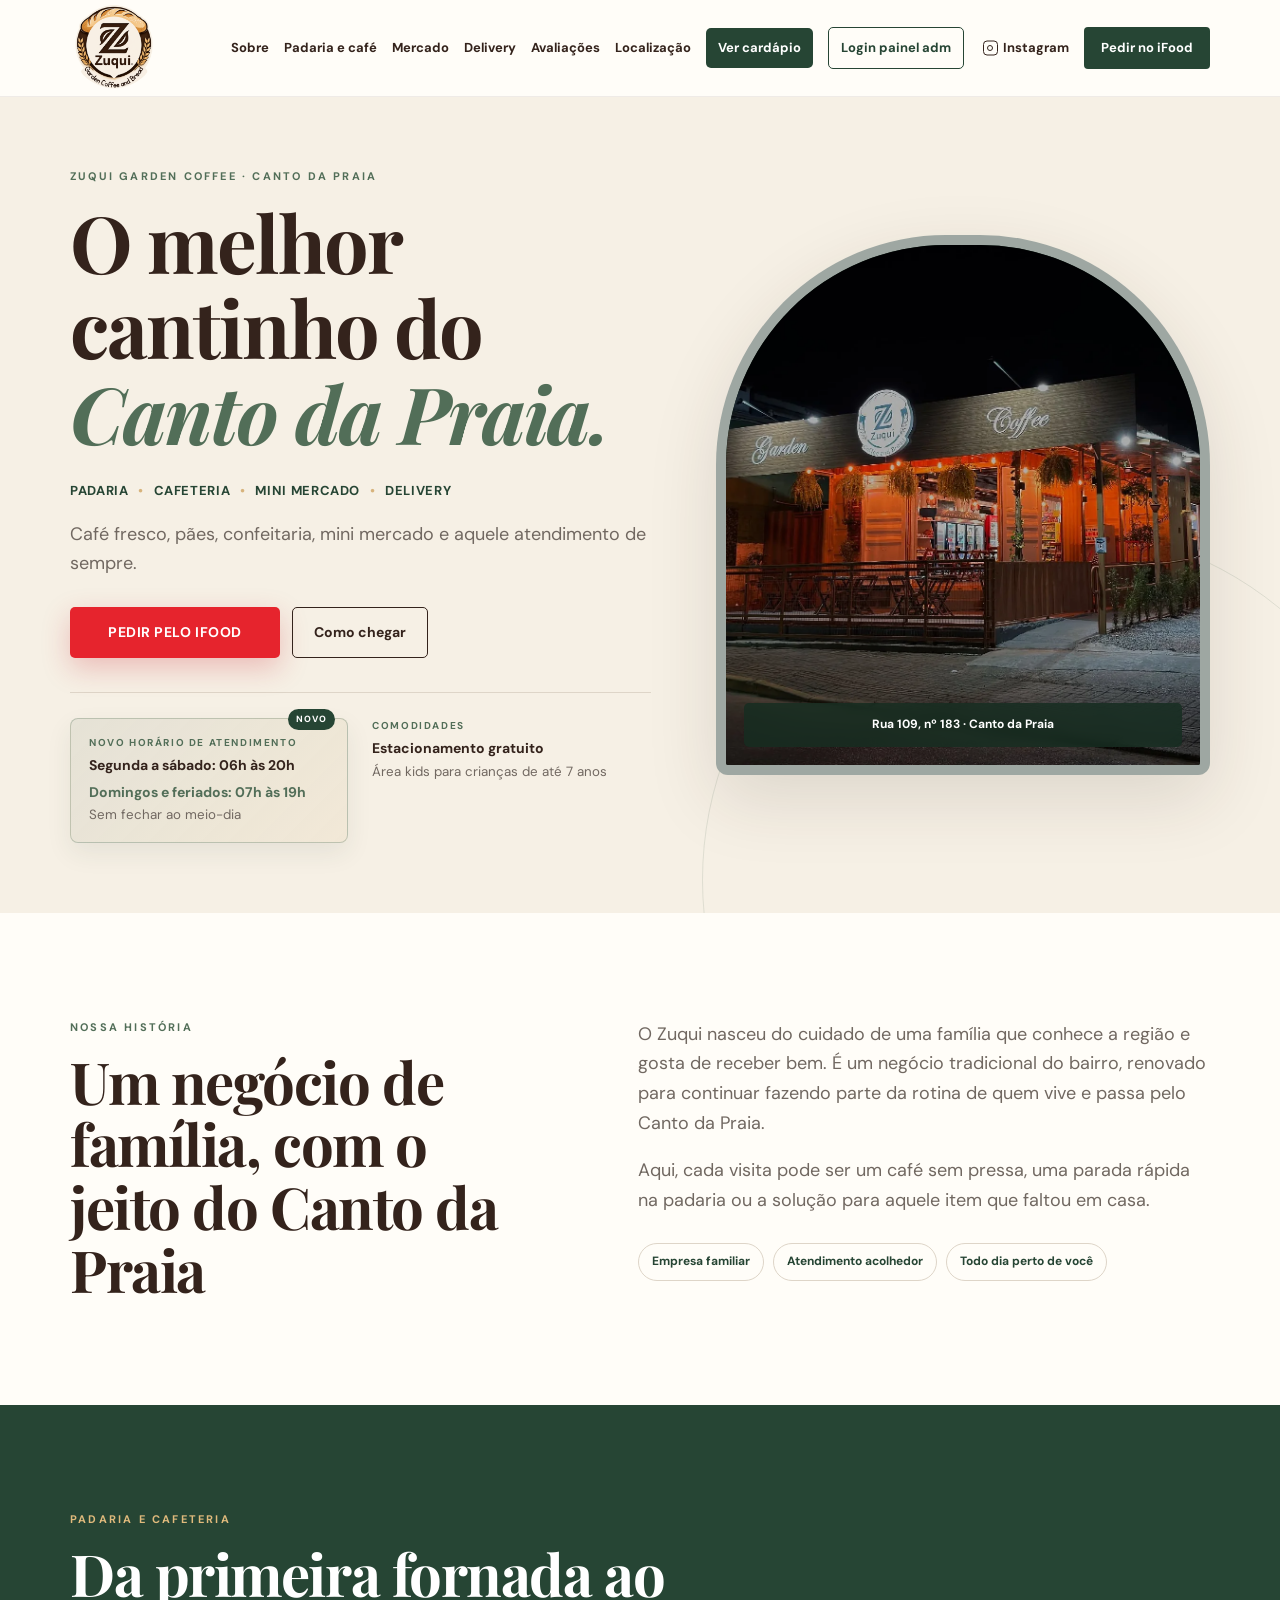
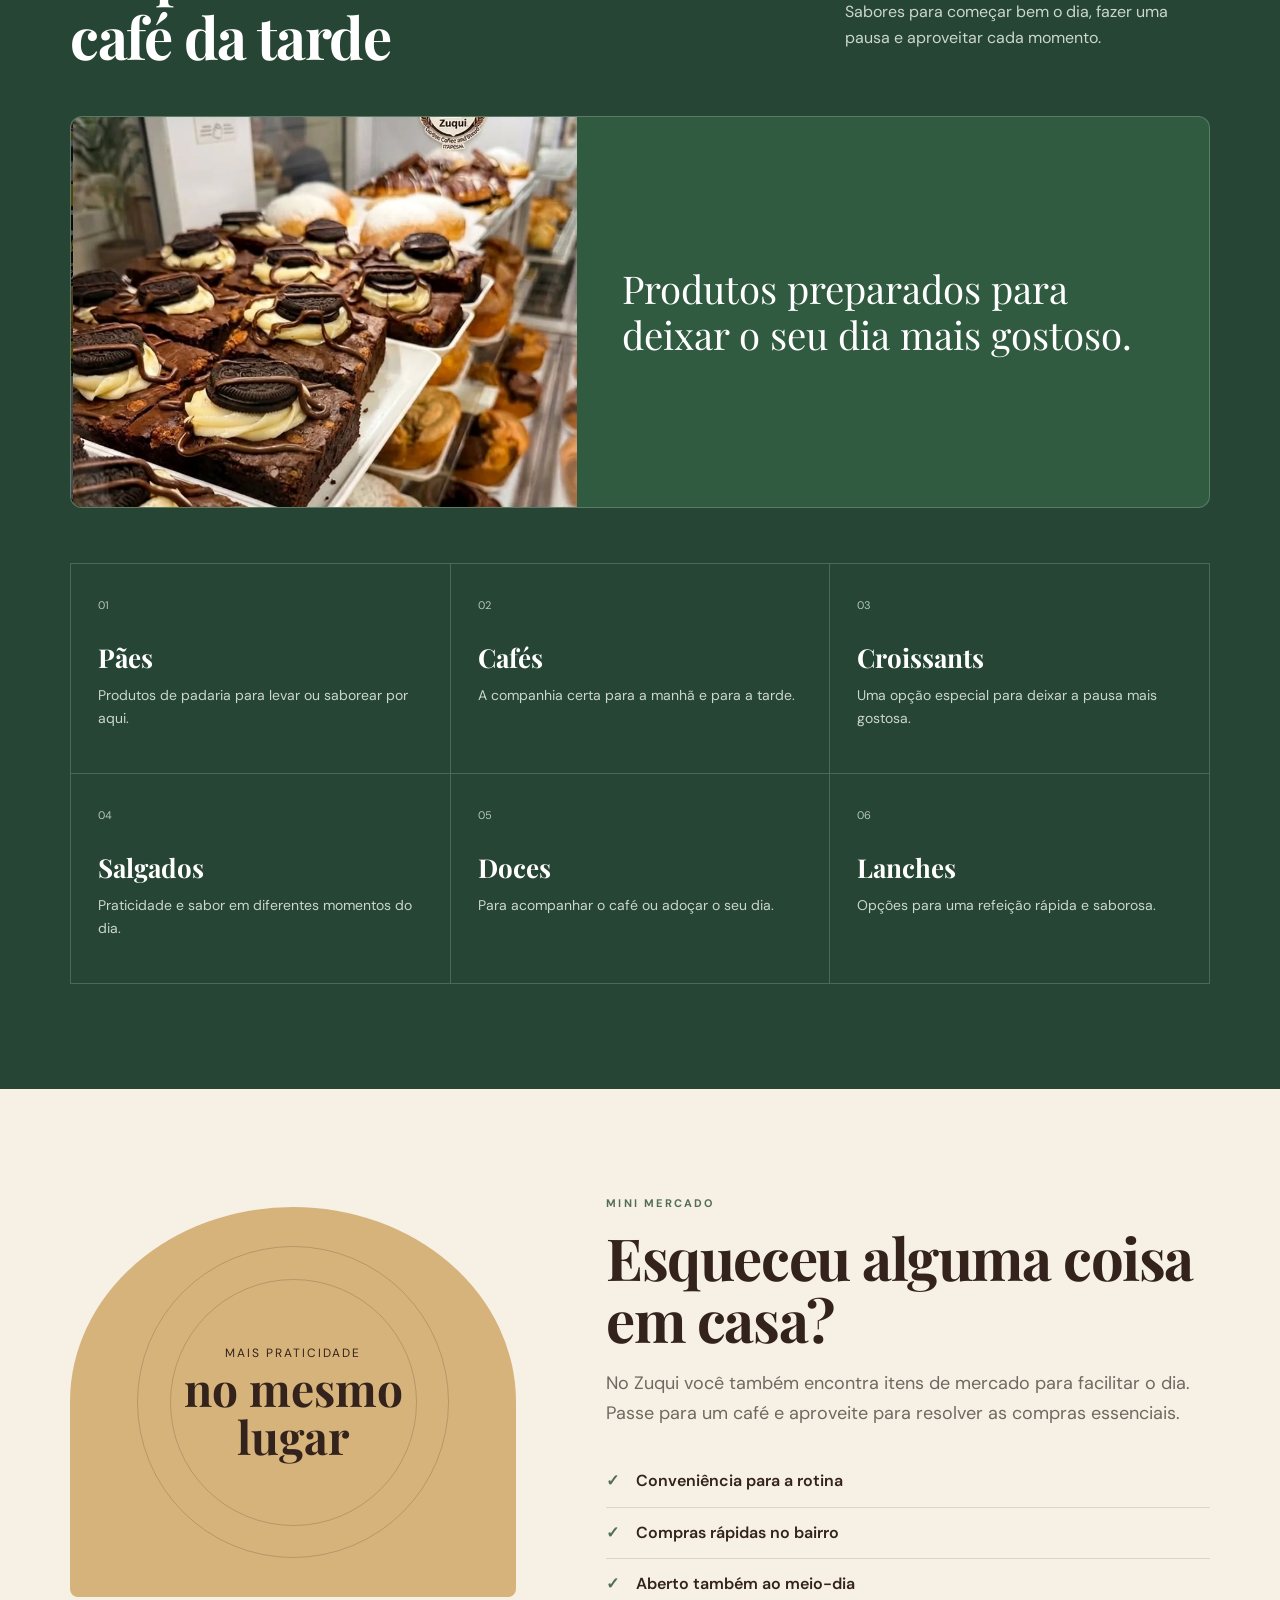
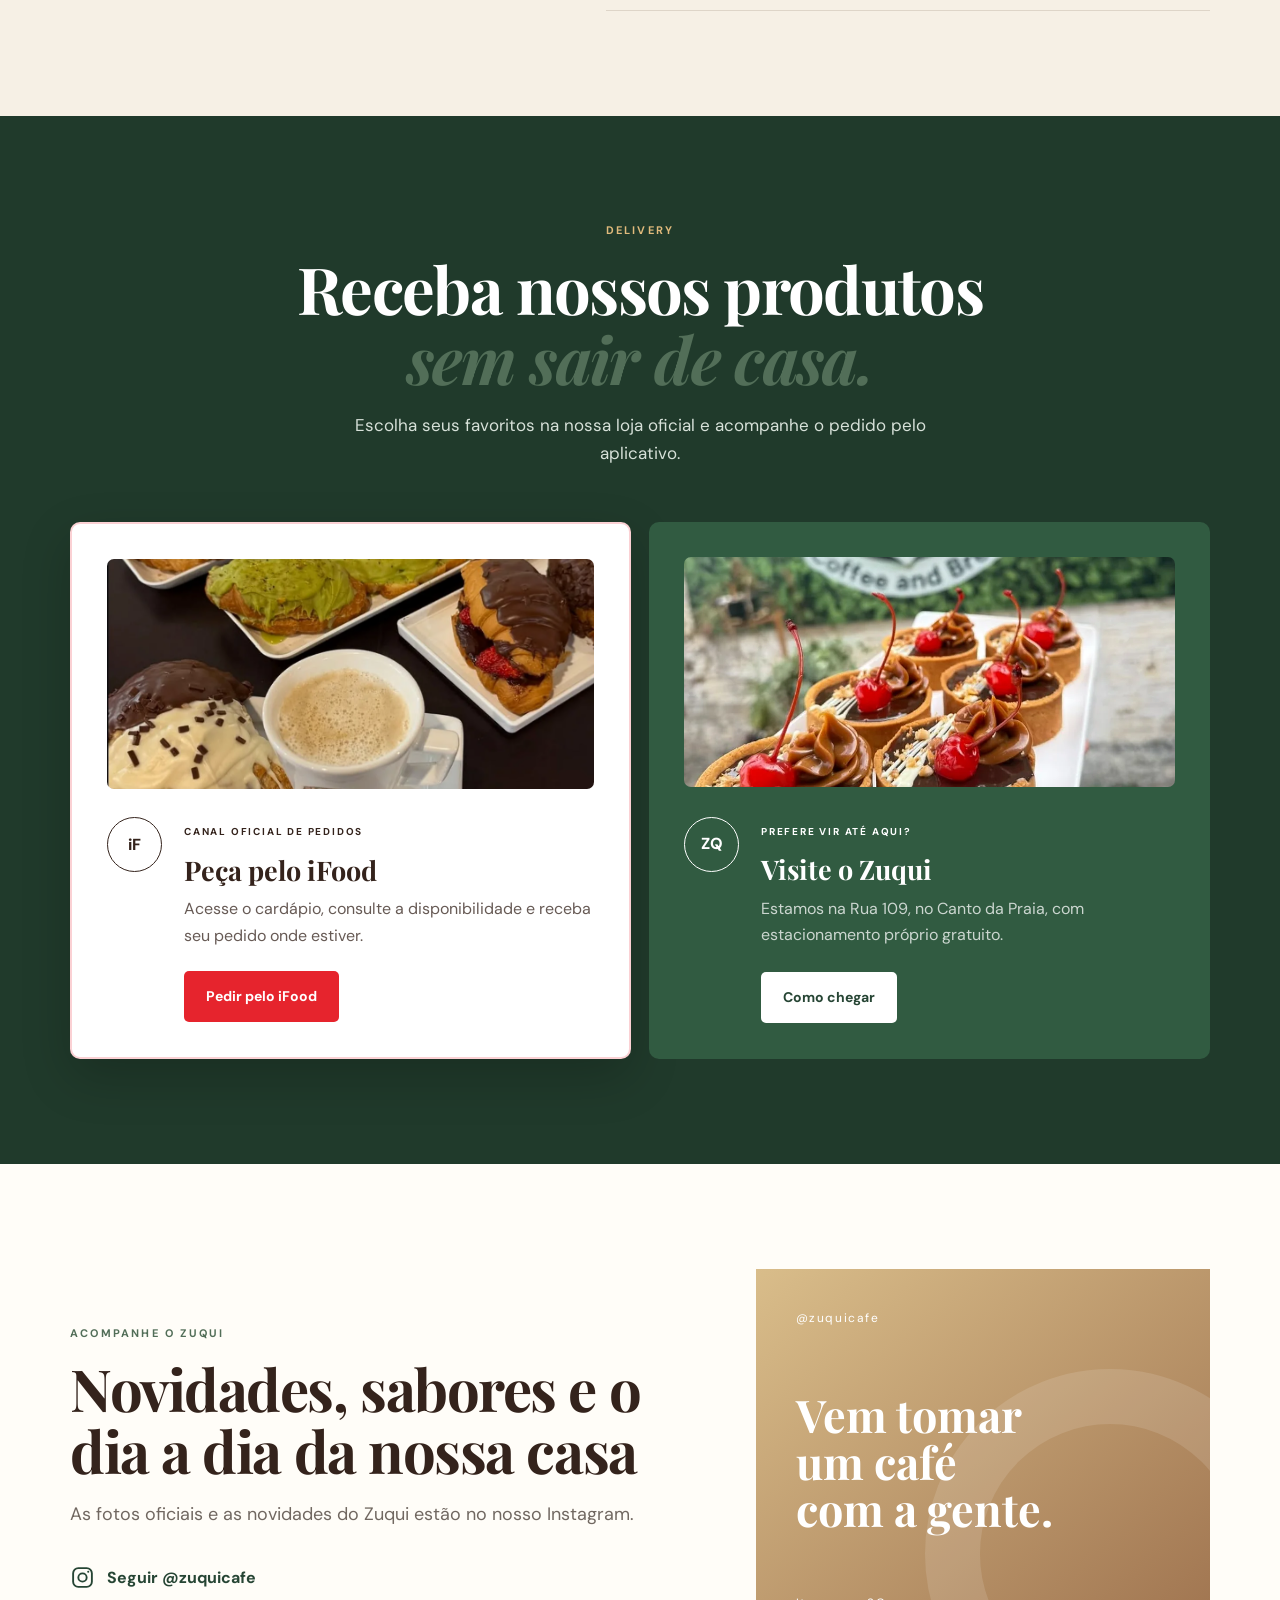
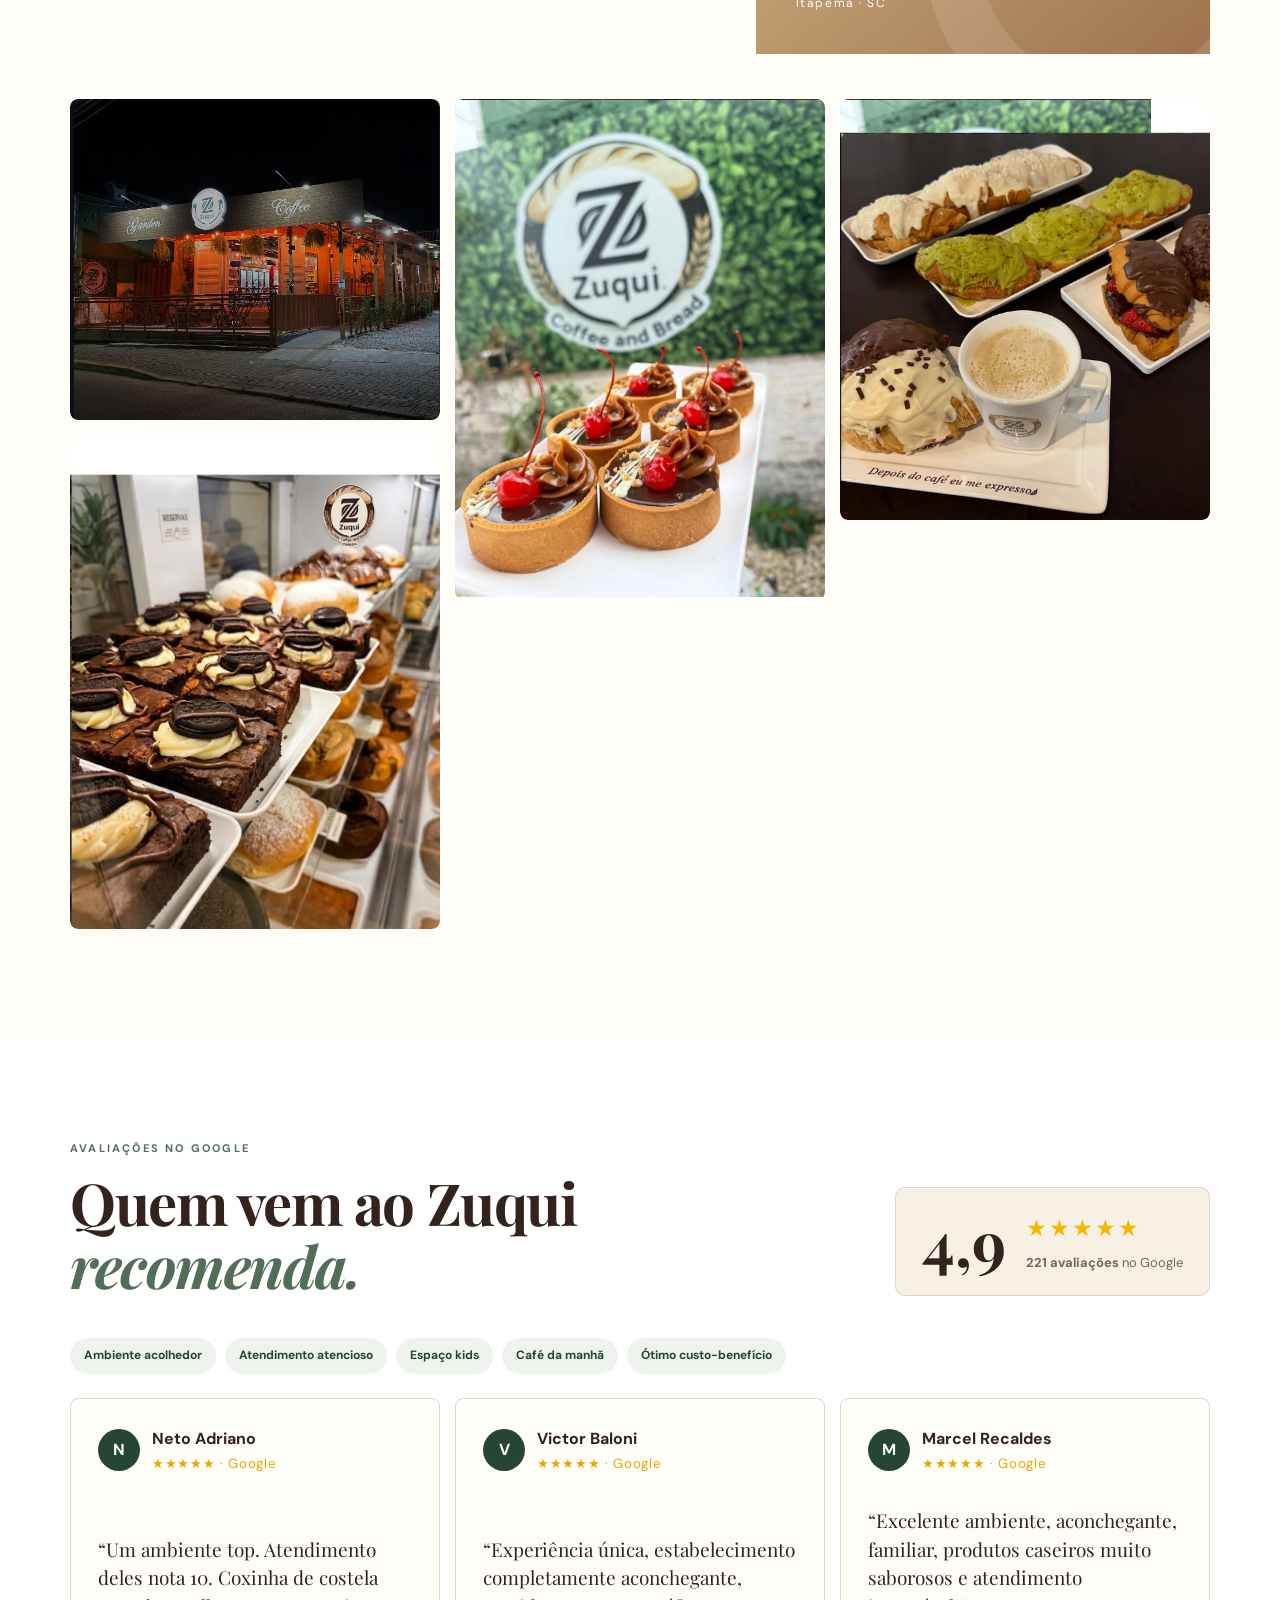
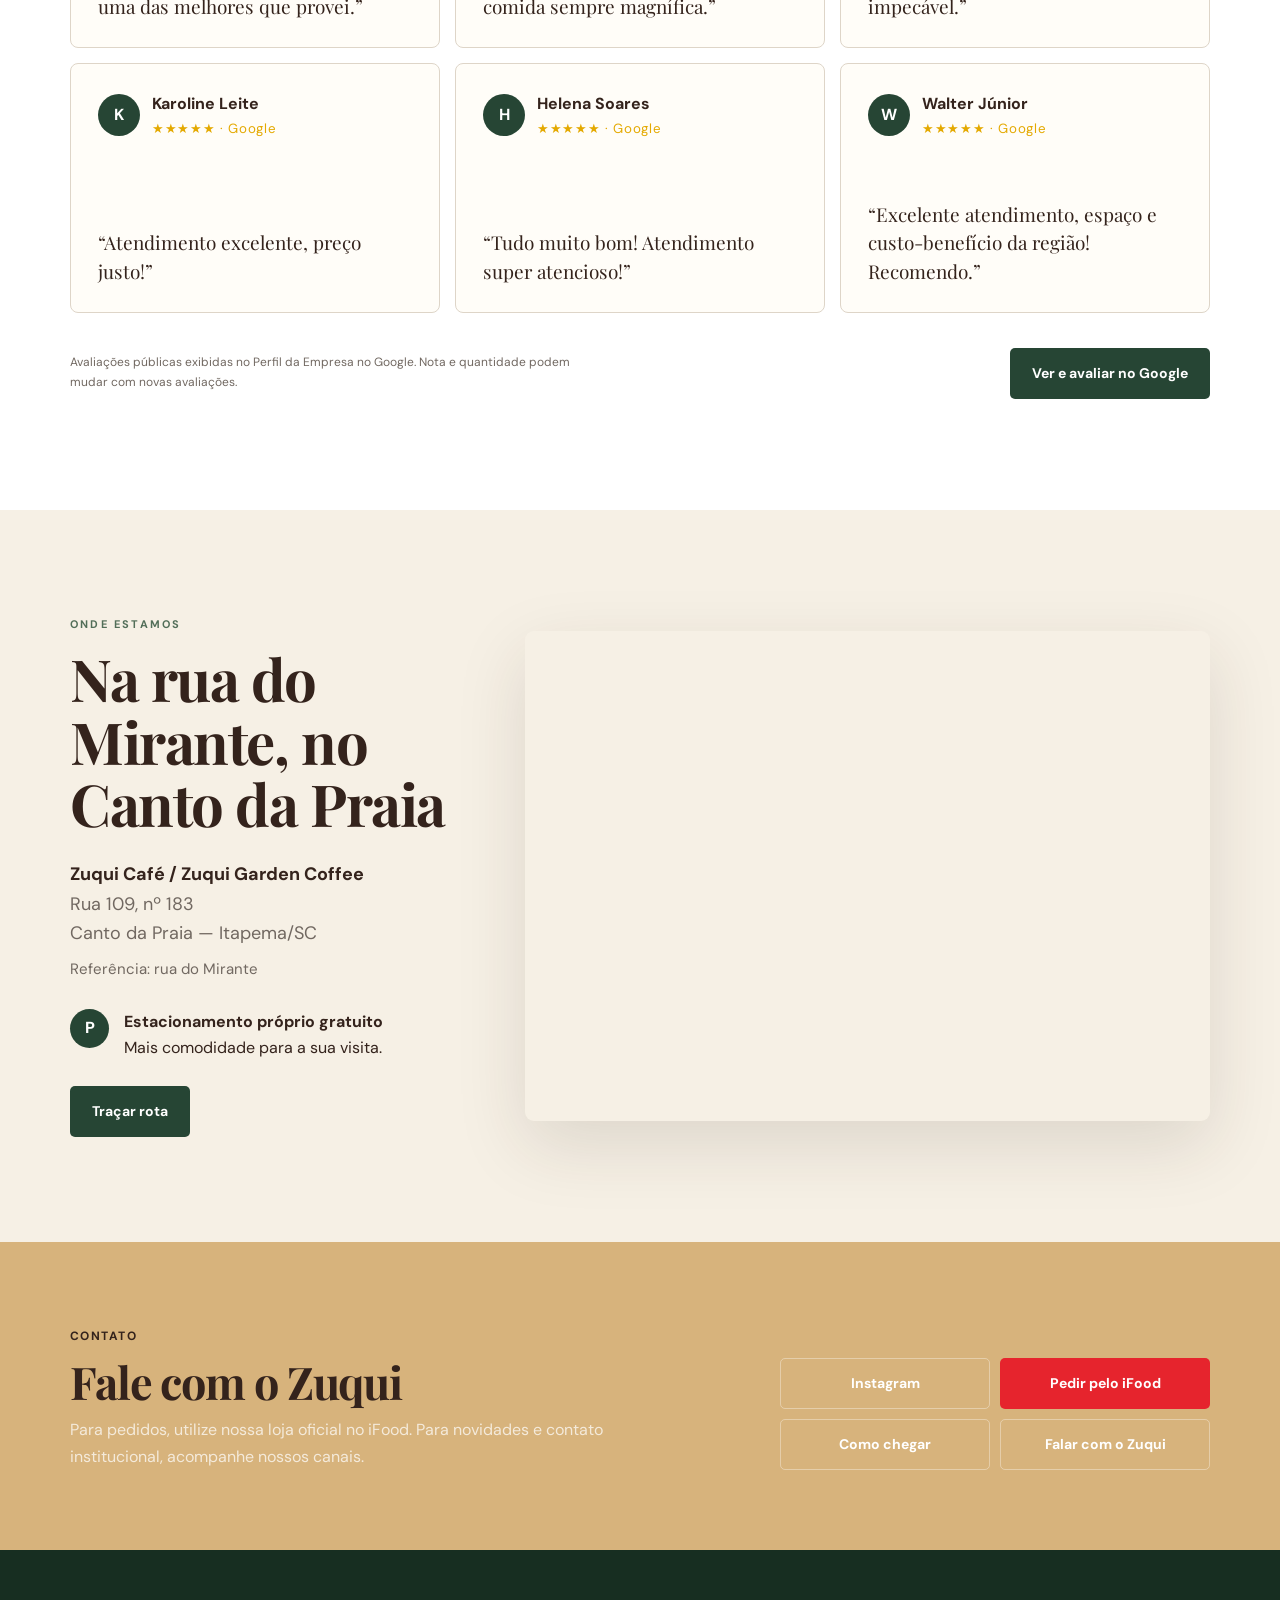
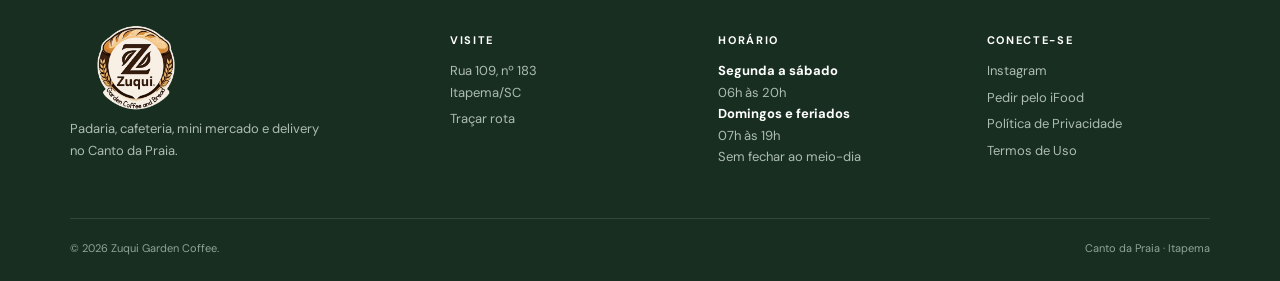
<file: index.html>
<!doctype html>
<html lang="pt-BR">
<head>
  <meta charset="utf-8">
  <meta name="viewport" content="width=device-width, initial-scale=1">
  <title>Zuqui Café | Padaria e Cafeteria no Canto da Praia, Itapema</title>
  <meta name="description" content="Conheça o Zuqui Café no Canto da Praia, em Itapema: padaria, cafeteria, confeitaria, mini mercado e delivery pelo iFood. Segunda a sábado, das 6h às 20h; domingos e feriados, das 7h às 19h.">
  <link rel="canonical" href="https://zuquicafe.com.br">
  <link rel="icon" href="assets/favicon-64.png" type="image/png" sizes="64x64">
  <link rel="apple-touch-icon" href="assets/apple-touch-icon.png">
  <link rel="stylesheet" href="styles.css">
  <meta name="theme-color" content="#264534">
  <meta property="og:type" content="business.business">
  <meta property="og:locale" content="pt_BR">
  <meta property="og:site_name" content="Zuqui Café">
  <meta property="og:title" content="Zuqui Café | O melhor cantinho do Canto da Praia">
  <meta property="og:description" content="Café fresco, pães, confeitaria, mini mercado e delivery pelo iFood em Itapema. Segunda a sábado, das 6h às 20h; domingos e feriados, das 7h às 19h.">
  <meta property="og:url" content="https://zuquicafe.com.br">
  <meta property="og:image" content="https://zuquicafe.com.br/assets/photos/frente.webp">
  <meta property="og:image:width" content="1264">
  <meta property="og:image:height" content="1095">
  <meta property="og:image:alt" content="Fachada do Zuqui Garden Coffee no Canto da Praia, em Itapema">
  <script type="application/ld+json">
  {"@context":"https://schema.org","@type":["CafeOrCoffeeShop","Bakery","LocalBusiness"],"name":"Zuqui Garden Coffee","alternateName":"Zuqui Café","url":"https://zuquicafe.com.br","telephone":"+55-47-98857-3125","image":["https://zuquicafe.com.br/assets/photos/frente.webp","https://zuquicafe.com.br/assets/photos/vitrine.webp","https://zuquicafe.com.br/assets/photos/doce.webp"],"sameAs":["https://www.instagram.com/zuquicafe/"],"address":{"@type":"PostalAddress","streetAddress":"Rua 109, nº 183","addressLocality":"Itapema","addressRegion":"SC","postalCode":"88220-000","addressCountry":"BR"},"openingHoursSpecification":[{"@type":"OpeningHoursSpecification","dayOfWeek":["Monday","Tuesday","Wednesday","Thursday","Friday","Saturday"],"opens":"06:00","closes":"20:00"},{"@type":"OpeningHoursSpecification","dayOfWeek":"Sunday","opens":"07:00","closes":"19:00"}],"aggregateRating":{"@type":"AggregateRating","ratingValue":"4.9","reviewCount":"221","bestRating":"5"},"hasMap":"https://www.google.com/maps/search/?api=1&query=Rua+109+183+Canto+da+Praia+Itapema+SC","amenityFeature":[{"@type":"LocationFeatureSpecification","name":"Estacionamento próprio gratuito","value":true},{"@type":"LocationFeatureSpecification","name":"Área kids para crianças de até 7 anos","value":true}]}
  </script>
</head>
<body>
  <a class="skip" href="#conteudo">Pular para o conteúdo</a>
  <header class="site-header">
    <div class="container nav-wrap">
      <a class="wordmark logo-link" href="#inicio" aria-label="Zuqui Café — início"><img class="official-logo" src="assets/logo-transparente.png" width="1254" height="1254" alt="Zuqui Garden Coffee and Bread"></a>
      <button class="menu-button" aria-expanded="false" aria-controls="main-nav" aria-label="Abrir menu"><span></span><span></span><span></span></button>
      <nav id="main-nav" aria-label="Navegação principal">
        <a href="#sobre">Sobre</a><a href="#padaria">Padaria e café</a><a href="#mercado">Mercado</a><a href="#delivery">Delivery</a><a href="#avaliacoes">Avaliações</a><a href="#localizacao">Localização</a><a class="nav-service nav-table" href="/menu/">Ver cardápio</a><a class="nav-service nav-admin" href="/cardapioAdm/">Login painel adm</a><a class="nav-instagram" data-instagram href="#" aria-label="Instagram do Zuqui Café">Instagram</a><a class="nav-contact" data-ifood href="#">Pedir no iFood</a>
      </nav>
    </div>
  </header>

  <main id="conteudo">
    <section class="hero" id="inicio">
      <div class="container hero-grid">
        <div class="hero-copy reveal">
          <p class="eyebrow">Zuqui Garden Coffee · Canto da Praia</p>
          <h1>O melhor cantinho do <em>Canto da Praia.</em></h1>
          <p class="category-line">Padaria <i>•</i> Cafeteria <i>•</i> Mini Mercado <i>•</i> Delivery</p>
          <p class="lead">Café fresco, pães, confeitaria, mini mercado e aquele atendimento de sempre.</p>
          <div class="actions"><a class="button ifood-button hero-ifood" data-ifood href="#">Pedir pelo iFood</a><a class="button secondary" href="#localizacao">Como chegar</a></div>
          <div class="hero-facts"><div class="hours-highlight"><span>Novo horário de atendimento</span><strong>Segunda a sábado: 06h às 20h</strong><strong>Domingos e feriados: 07h às 19h</strong><small>Sem fechar ao meio-dia</small></div><div><span>Comodidades</span><strong>Estacionamento gratuito</strong><small>Área kids para crianças de até 7 anos</small></div></div>
        </div>
        <figure class="hero-visual hero-photo reveal"><img src="assets/photos/frente.webp" width="1264" height="1095" fetchpriority="high" decoding="async" alt="Fachada iluminada do Zuqui Garden Coffee no Canto da Praia"><figcaption>Rua 109, nº 183 · Canto da Praia</figcaption></figure>
      </div>
    </section>

    <section class="section story" id="sobre"><div class="container story-grid"><div><p class="eyebrow">Nossa história</p><h2>Um negócio de família, com o jeito do Canto da Praia</h2></div><div class="story-copy"><p>O Zuqui nasceu do cuidado de uma família que conhece a região e gosta de receber bem. É um negócio tradicional do bairro, renovado para continuar fazendo parte da rotina de quem vive e passa pelo Canto da Praia.</p><p>Aqui, cada visita pode ser um café sem pressa, uma parada rápida na padaria ou a solução para aquele item que faltou em casa.</p><div class="feature-tags"><span>Empresa familiar</span><span>Atendimento acolhedor</span><span>Todo dia perto de você</span></div></div></div></section>

    <section class="section bakery" id="padaria"><div class="container"><div class="section-heading"><div><p class="eyebrow">Padaria e cafeteria</p><h2>Da primeira fornada ao café da tarde</h2></div><p>Sabores para começar bem o dia, fazer uma pausa e aproveitar cada momento.</p></div><figure class="bakery-showcase"><img src="assets/photos/vitrine.webp" width="939" height="1255" loading="lazy" decoding="async" alt="Vitrine real do Zuqui com brownies, sonhos e produtos de padaria"><figcaption>Produtos preparados para deixar o seu dia mais gostoso.</figcaption></figure><div class="product-list"><article><span>01</span><h3>Pães</h3><p>Produtos de padaria para levar ou saborear por aqui.</p></article><article><span>02</span><h3>Cafés</h3><p>A companhia certa para a manhã e para a tarde.</p></article><article><span>03</span><h3>Croissants</h3><p>Uma opção especial para deixar a pausa mais gostosa.</p></article><article><span>04</span><h3>Salgados</h3><p>Praticidade e sabor em diferentes momentos do dia.</p></article><article><span>05</span><h3>Doces</h3><p>Para acompanhar o café ou adoçar o seu dia.</p></article><article><span>06</span><h3>Lanches</h3><p>Opções para uma refeição rápida e saborosa.</p></article></div></div></section>

    <section class="section market" id="mercado"><div class="container market-grid"><div class="market-mark" aria-hidden="true"><span>Mais praticidade</span><strong>no mesmo lugar</strong></div><div><p class="eyebrow">Mini mercado</p><h2>Esqueceu alguma coisa em casa?</h2><p class="lead">No Zuqui você também encontra itens de mercado para facilitar o dia. Passe para um café e aproveite para resolver as compras essenciais.</p><ul class="checks"><li>Conveniência para a rotina</li><li>Compras rápidas no bairro</li><li>Aberto também ao meio-dia</li></ul></div></div></section>

    <section class="section delivery" id="delivery"><div class="container"><div class="delivery-heading"><p class="eyebrow">Delivery</p><h2>Receba nossos produtos<br><em>sem sair de casa.</em></h2><p>Escolha seus favoritos na nossa loja oficial e acompanhe o pedido pelo aplicativo.</p></div><div class="delivery-options"><article class="ifood-card delivery-main-card"><img class="delivery-photo" src="assets/photos/doce2.webp" width="1103" height="1255" loading="lazy" decoding="async" alt="Café e croissants preparados no Zuqui"><div class="service-icon" aria-hidden="true">iF</div><div><span>Canal oficial de pedidos</span><h3>Peça pelo iFood</h3><p>Acesse o cardápio, consulte a disponibilidade e receba seu pedido onde estiver.</p></div><a class="button ifood-button" data-ifood href="#">Pedir pelo iFood</a></article><article class="visit-card"><img class="delivery-photo" src="assets/photos/doce.webp" width="927" height="1255" loading="lazy" decoding="async" alt="Tortinhas de chocolate produzidas pelo Zuqui"><div class="service-icon" aria-hidden="true">ZQ</div><div><span>Prefere vir até aqui?</span><h3>Visite o Zuqui</h3><p>Estamos na Rua 109, no Canto da Praia, com estacionamento próprio gratuito.</p></div><a class="button light" href="#localizacao">Como chegar</a></article></div></div></section>

    <section class="section social-gallery" id="galeria"><div class="container social-grid"><div><p class="eyebrow">Acompanhe o Zuqui</p><h2>Novidades, sabores e o dia a dia da nossa casa</h2><p>As fotos oficiais e as novidades do Zuqui estão no nosso Instagram.</p><a class="instagram-link" data-instagram href="#"><svg viewBox="0 0 24 24" aria-hidden="true"><rect x="3" y="3" width="18" height="18" rx="5"></rect><circle cx="12" cy="12" r="4"></circle><circle cx="17.5" cy="6.5" r="1" class="fill"></circle></svg><span>Seguir @zuquicafe</span></a></div><div class="social-card" aria-hidden="true"><span>@zuquicafe</span><strong>Vem tomar<br>um café<br>com a gente.</strong><i>Itapema · SC</i></div></div><div id="official-gallery" class="container gallery-grid" hidden aria-label="Galeria de fotos oficiais"></div></section>

    <section class="section reviews" id="avaliacoes"><div class="container"><div class="reviews-head"><div><p class="eyebrow">Avaliações no Google</p><h2>Quem vem ao Zuqui<br><em>recomenda.</em></h2></div><div class="rating-summary" aria-label="Nota 4,9 de 5 em 221 avaliações"><strong>4,9</strong><div><span class="stars" aria-hidden="true">★★★★★</span><p><b>221 avaliações</b> no Google</p></div></div></div><div class="review-highlights"><span>Ambiente acolhedor</span><span>Atendimento atencioso</span><span>Espaço kids</span><span>Café da manhã</span><span>Ótimo custo-benefício</span></div><div class="review-grid"><article><div class="review-top"><span class="avatar">N</span><div><strong>Neto Adriano</strong><small>★★★★★ · Google</small></div></div><blockquote>“Um ambiente top. Atendimento deles nota 10. Coxinha de costela uma das melhores que provei.”</blockquote></article><article><div class="review-top"><span class="avatar">V</span><div><strong>Victor Baloni</strong><small>★★★★★ · Google</small></div></div><blockquote>“Experiência única, estabelecimento completamente aconchegante, comida sempre magnífica.”</blockquote></article><article><div class="review-top"><span class="avatar">M</span><div><strong>Marcel Recaldes</strong><small>★★★★★ · Google</small></div></div><blockquote>“Excelente ambiente, aconchegante, familiar, produtos caseiros muito saborosos e atendimento impecável.”</blockquote></article><article><div class="review-top"><span class="avatar">K</span><div><strong>Karoline Leite</strong><small>★★★★★ · Google</small></div></div><blockquote>“Atendimento excelente, preço justo!”</blockquote></article><article><div class="review-top"><span class="avatar">H</span><div><strong>Helena Soares</strong><small>★★★★★ · Google</small></div></div><blockquote>“Tudo muito bom! Atendimento super atencioso!”</blockquote></article><article><div class="review-top"><span class="avatar">W</span><div><strong>Walter Júnior</strong><small>★★★★★ · Google</small></div></div><blockquote>“Excelente atendimento, espaço e custo-benefício da região! Recomendo.”</blockquote></article></div><div class="reviews-footer"><p>Avaliações públicas exibidas no Perfil da Empresa no Google. Nota e quantidade podem mudar com novas avaliações.</p><a class="button primary" href="https://g.page/r/CbAk4DJRkqEvEBM/review" target="_blank" rel="noopener noreferrer">Ver e avaliar no Google</a></div></div></section>

    <section class="section location" id="localizacao"><div class="container location-grid"><div class="location-copy"><p class="eyebrow">Onde estamos</p><h2>Na rua do Mirante, no Canto da Praia</h2><address><strong>Zuqui Café / Zuqui Garden Coffee</strong><br>Rua 109, nº 183<br>Canto da Praia — Itapema/SC<br><small>Referência: rua do Mirante</small></address><div class="parking"><span>P</span><p><strong>Estacionamento próprio gratuito</strong><br>Mais comodidade para a sua visita.</p></div><a class="button primary" href="https://www.google.com/maps/dir/?api=1&destination=Rua+109+183+Canto+da+Praia+Itapema+SC" target="_blank" rel="noopener noreferrer">Traçar rota</a></div><div class="map"><iframe title="Localização do Zuqui Café em Itapema" loading="lazy" referrerpolicy="no-referrer-when-downgrade" src="https://www.google.com/maps?q=Rua%20109%2C%20183%2C%20Canto%20da%20Praia%2C%20Itapema%20SC&output=embed"></iframe></div></div></section>

    <section class="contact-band" id="contato"><div class="container"><div><span>Contato</span><h2>Fale com o Zuqui</h2><p>Para pedidos, utilize nossa loja oficial no iFood. Para novidades e contato institucional, acompanhe nossos canais.</p></div><div class="contact-actions"><a class="button contact-instagram" data-instagram href="#">Instagram</a><a class="button ifood-button" data-ifood href="#">Pedir pelo iFood</a><a class="button contact-route" href="https://www.google.com/maps/dir/?api=1&destination=Rua+109+183+Canto+da+Praia+Itapema+SC" target="_blank" rel="noopener noreferrer">Como chegar</a><a class="button contact-whatsapp" data-whatsapp href="#">Falar com o Zuqui</a></div></div></section>
  </main>

  <footer><div class="container footer-grid"><div><a class="wordmark footer-brand logo-link" href="#inicio"><img class="official-logo" src="assets/logo-transparente.png" width="1254" height="1254" loading="lazy" alt="Zuqui Garden Coffee and Bread"></a><p>Padaria, cafeteria, mini mercado e delivery no Canto da Praia.</p></div><div><h3>Visite</h3><p>Rua 109, nº 183<br>Itapema/SC</p><a href="https://www.google.com/maps/dir/?api=1&destination=Rua+109+183+Canto+da+Praia+Itapema+SC" target="_blank" rel="noopener noreferrer">Traçar rota</a></div><div class="footer-hours"><h3>Horário</h3><p><strong>Segunda a sábado</strong><br>06h às 20h<br><strong>Domingos e feriados</strong><br>07h às 19h<br>Sem fechar ao meio-dia</p></div><div><h3>Conecte-se</h3><a data-instagram href="#">Instagram</a><a data-ifood href="#">Pedir pelo iFood</a><a href="politica-de-privacidade.html">Política de Privacidade</a><a href="termos-de-uso.html">Termos de Uso</a></div></div><div class="container copyright"><span>© <span id="year"></span> Zuqui Garden Coffee.</span><span>Canto da Praia · Itapema</span></div></footer>
  <a class="ifood-mobile-float" data-ifood href="#" aria-label="Pedir pelo iFood">Pedir pelo iFood</a>
  <script src="script.js" defer></script>
</body>
</html>
</file>
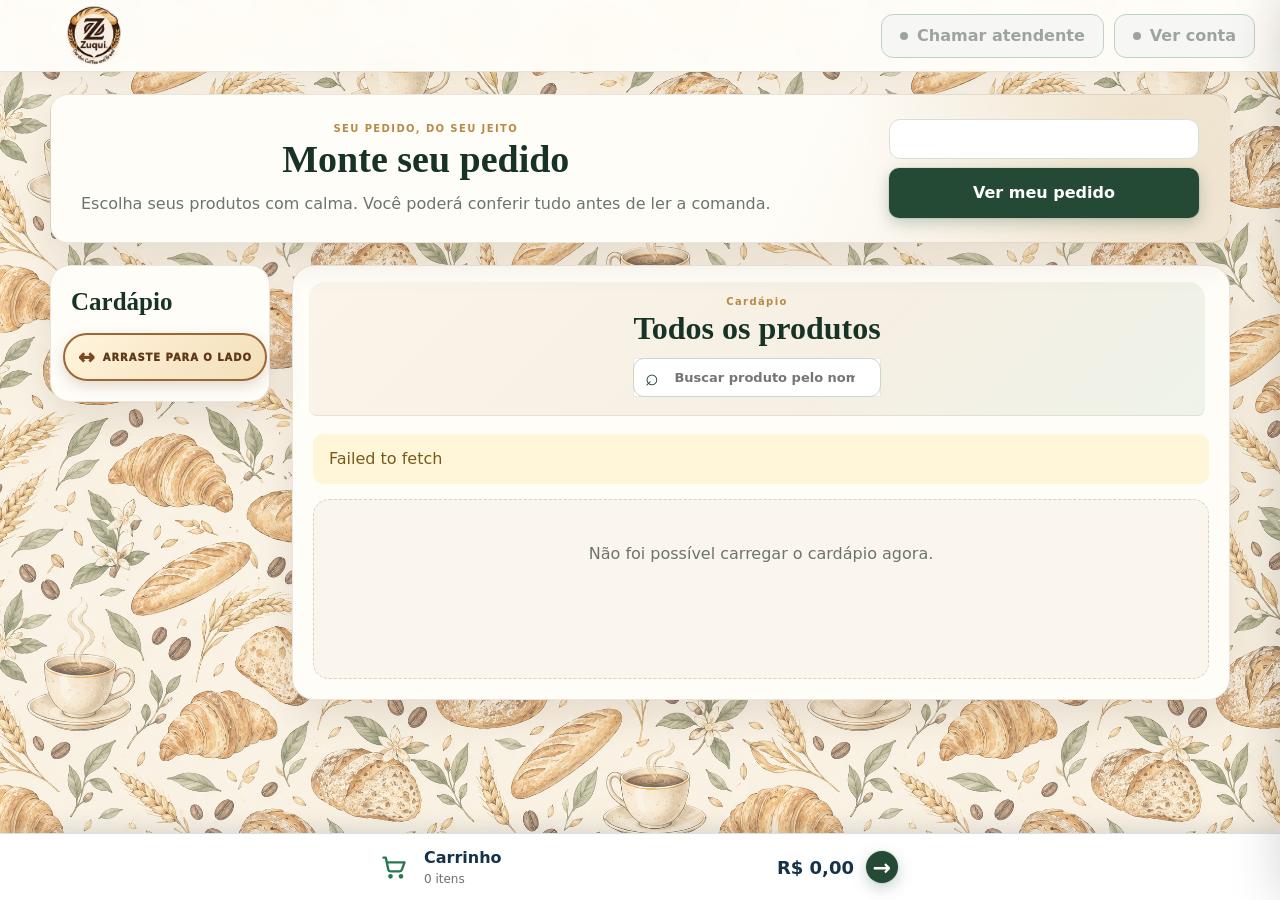
<file: cardapio/index.html>
<!doctype html>
<html lang="pt-BR">
  <head>
    <meta charset="utf-8" />
    <meta name="viewport" content="width=device-width,initial-scale=1" />
    <meta name="theme-color" content="#244a36" />
    <title>Cardápio | Zuqui Garden Coffee</title>
    <link rel="icon" href="../assets/favicon.svg" />
    <link rel="stylesheet" href="./styles.css?v=20261001-9" />
    <link rel="stylesheet" href="./enhancements.css?v=20261017-site-catalog-v1" />
  </head>
  <body>
    <header class="topbar">
      <a href="/" class="brand"
        ><img src="../assets/logo-transparente.png" alt="Zuqui Garden Coffee"
      /></a>
      <div class="topbar-actions">
        <button id="callWaiterButton" class="top-action" type="button" disabled>
          <span aria-hidden="true">●</span><b>Chamar atendente</b></button
        ><button id="accountButton" class="top-action" type="button" disabled>
          <span aria-hidden="true">●</span><b>Ver conta</b>
        </button>
      </div>
    </header>
    <main>
      <section
        id="bannerCarousel"
        class="banner-carousel"
        aria-label="Destaques e promoções"
        hidden
      ></section>
      <section id="welcome" class="welcome-card">
        <div>
          <small>SEU PEDIDO, DO SEU JEITO</small>
          <h1 id="welcomeTitle">Monte seu pedido</h1>
          <p id="welcomeCopy">
            Escolha seus produtos com calma. Você poderá conferir tudo antes de
            ler a comanda.
          </p>
        </div>
        <div class="welcome-actions">
          <div id="tableStatus" class="table-status"></div>
          <button
            id="identifyCardButton"
            class="primary scan-command"
            type="button"
          >
            Ver meu pedido
          </button>
        </div>
      </section>
      <div class="menu-layout">
        <aside class="sector-panel" aria-label="Categorias do cardápio">
          <div class="sector-title">
            <h2>Cardápio</h2>
            <small class="drag-hint"
              ><span aria-hidden="true">↔</span> ARRASTE PARA O LADO</small
            >
          </div>
          <nav id="categories" class="categories"></nav>
        </aside>
        <section class="catalog-area">
          <div class="catalog-heading">
            <div class="catalog-title-block">
              <small>Cardápio</small>
              <h2 id="categoryTitle">Todos os produtos</h2>
              <label class="product-search"
                ><span aria-hidden="true">⌕</span
                ><input
                  id="productSearch"
                  type="search"
                  placeholder="Buscar produto pelo nome (contém...)"
                  autocomplete="off"
                  aria-label="Buscar produto pelo nome"
              /></label>
            </div>
          </div>
          <div id="notice" class="notice"></div>
          <section
            id="featuredProducts"
            class="featured-products"
            aria-label="Novidades e destaques"
            hidden
          ></section>
          <section id="products" class="products"></section>
        </section>
      </div>
    </main>
    <button
      id="cartButton"
      class="cart-button"
      aria-label="Abrir carrinho e avançar"
    >
      <svg class="cart-icon" viewBox="0 0 24 24" aria-hidden="true">
        <path
          d="M3 4h2l2.1 10.1a2 2 0 0 0 2 1.6h7.8a2 2 0 0 0 1.9-1.4L21 8H7M10 20a1 1 0 1 1-2 0 1 1 0 0 1 2 0Zm9 0a1 1 0 1 1-2 0 1 1 0 0 1 2 0Z"
        /></svg
      ><span class="cart-copy"
        ><b>Carrinho</b><small id="cartCount">0 itens</small></span
      ><strong id="cartHeaderTotal">R$ 0,00</strong
      ><span class="cart-arrow" aria-hidden="true">→</span>
    </button>
    <aside id="cart" class="cart" aria-hidden="true">
      <div class="cart-head">
        <div>
          <small>CONFIRA ANTES DE ENVIAR</small>
          <h2>Seu pedido</h2>
          <p>Revise os itens, quantidades e observações.</p>
          <button id="clearCartButton" class="clear-cart" type="button">
            <svg viewBox="0 0 24 24" aria-hidden="true"><path d="M4 7h16M9 7V4h6v3M7 7l1 13h8l1-13M10 11v5M14 11v5" /></svg>
            <span>Limpar pedido</span>
          </button>
        </div>
        <button id="closeCart" aria-label="Fechar">×</button>
      </div>
      <div class="checkout-steps" aria-label="Etapas do pedido">
        <span class="active"><b>1</b> Conferir</span><i></i
        ><span><b>2</b> Ler comanda</span><i></i><span><b>3</b> Enviado</span>
      </div>
      <div id="cartItems"></div>
      <section class="fixed-reference">
        <strong id="fixedReference">Mesa não identificada</strong>
      </section>
      <section id="cardClaimBox" class="claim-box" hidden>
        <strong>IDENTIFIQUE SUA COMANDA</strong>
        <p>Leia o QR para lançar o pedido com segurança.</p>
        <button id="scanFromCart" class="scan-button" type="button">
          Ler comanda
        </button>
      </section>
      <input id="orderNote" type="hidden" value="" />
      <div class="total">
        <span>Total do pedido</span><strong id="cartTotal">R$ 0,00</strong>
      </div>
      <button id="reviewButton" class="primary">Ler comanda e enviar</button>
      <p class="scan-hint">
        Confira seu pedido e avance para a leitura da comanda.
      </p>
      <p id="cartMessage" class="message"></p>
    </aside>
    <div id="overlay" class="overlay"></div>
    <div id="toast" class="toast" role="status"></div>
    <dialog id="readOnlyDialog" class="read-only-dialog">
      <div class="read-only-icon" aria-hidden="true">☕</div>
      <small>ATUALIZAÇÃO DO CARDÁPIO</small>
      <h2>Estamos preparando novidades</h2>
      <p>
        No momento, o cardápio está em modo leitura. Você pode conhecer os
        produtos e chamar o atendente para finalizar seu pedido.
      </p>
      <button id="viewReadOnlyMenu" class="primary" type="button">
        Visualizar cardápio
      </button>
    </dialog>
    <dialog id="scannerDialog" class="scanner-dialog">
      <h2>Ler QR da comanda</h2>
      <p>Aponte a câmera para o QR fixado na sua comanda.</p>
      <video id="scannerVideo" playsinline muted></video>
      <p id="scannerMessage" class="message"></p>
      <label class="file-scan"
        >Ou escolha uma foto do QR<input
          id="qrImage"
          type="file"
          accept="image/*"
          capture="environment"
      /></label>
      <div class="dialog-actions">
        <button id="closeScanner">Cancelar</button>
      </div>
    </dialog>
    <dialog id="itemNoteDialog" class="item-note-dialog">
      <div class="dialog-title">
        <div>
          <small>OBSERVAÇÃO DO ITEM</small>
          <h2 id="itemNoteTitle">Produto</h2>
        </div>
        <button id="closeItemNote" aria-label="Fechar">×</button>
      </div>
      <div id="itemNoteChoices" class="item-note-choices"></div>
      <label id="itemNoteCustomLabel"
        ><span>Adicionar uma observação</span><small>A observação pode conter valores adicionais.</small><textarea
          id="itemNoteText"
          maxlength="200"
          placeholder="Ex.: sem cebola, bem passado"
        ></textarea>
      </label>
      <div class="note-counter"><span id="itemNoteCount">0</span>/200</div>
      <p id="itemNoteMessage" class="message"></p>
      <div class="note-actions">
        <button id="clearItemNote" type="button">Limpar</button
        ><button id="saveItemNote" class="primary" type="button">
          Salvar observação
        </button>
      </div>
    </dialog>
    <dialog id="accountDialog" class="account-dialog">
      <div class="dialog-title">
        <div>
          <small>MINHA CONTA</small>
          <h2 id="accountTitle">Comanda</h2>
        </div>
        <button id="closeAccount" aria-label="Fechar">×</button>
      </div>
      <div id="accountContent" class="account-content"></div>
    </dialog>
    <dialog id="waiterDialog" class="waiter-dialog">
      <div class="dialog-title">
        <div>
          <small>ATENDIMENTO</small>
          <h2>Como podemos ajudar?</h2>
        </div>
        <button id="closeWaiter" aria-label="Fechar">×</button>
      </div>
      <div class="service-options">
        <button data-service="Atendimento">Chamar atendente</button
        ><button data-service="Fechar conta">Quero fechar a conta</button
        ><button data-service="Dúvida no pedido">Ajuda com o pedido</button>
      </div>
      <p id="waiterMessage" class="message"></p>
    </dialog>
    <dialog id="orderResultDialog" class="order-result-dialog">
      <button id="closeOrderResult" class="result-close" aria-label="Fechar">
        ×
      </button>
      <div id="orderResultIcon" class="result-icon" aria-hidden="true">✓</div>
      <h2 id="orderResultTitle">PEDIDO ENVIADO</h2>
      <p id="orderResultMessage"></p>
      <button id="reviewFailedOrder" class="review-order" type="button">
        Revisar pedido
      </button>
    </dialog>
    <script src="../cardapio-config.js?v=20261014-hostinger"></script>
    <script type="module" src="./app.js?v=20261017-site-catalog-v1"></script>
  </body>
</html>
</file>
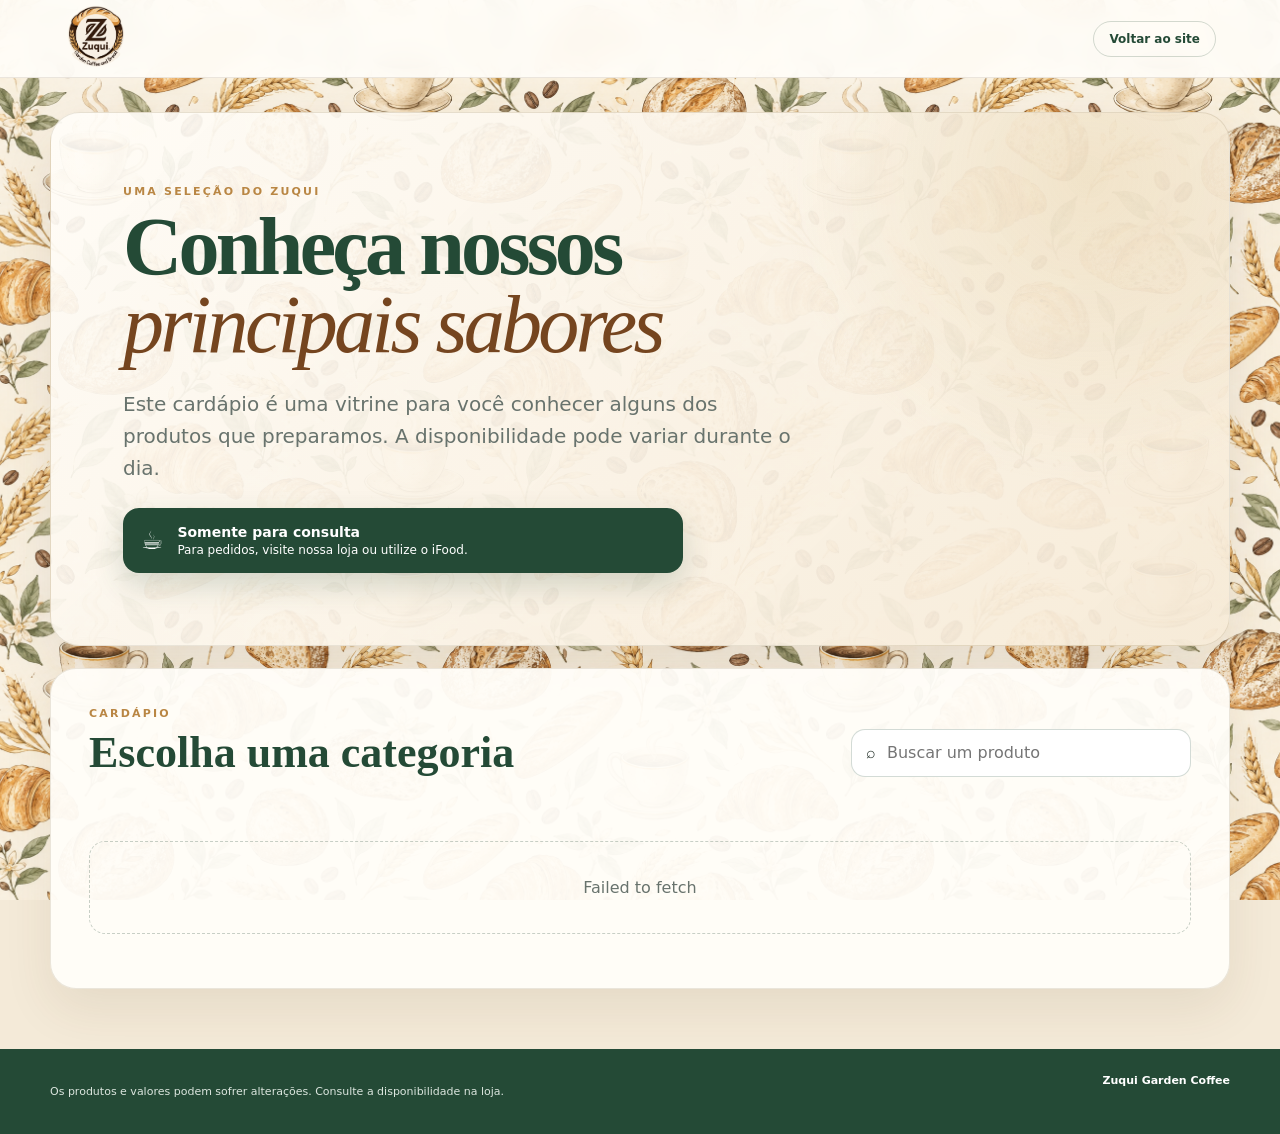
<file: menu/index.html>
<!doctype html>
<html lang="pt-BR">
<head>
  <meta charset="utf-8">
  <meta name="viewport" content="width=device-width,initial-scale=1">
  <meta name="theme-color" content="#244a36">
  <title>Conheça nosso cardápio | Zuqui Garden Coffee</title>
  <meta name="description" content="Conheça uma seleção dos principais sabores do Zuqui Garden Coffee.">
  <link rel="icon" href="../assets/favicon.svg">
  <link rel="stylesheet" href="./styles.css?v=20261017-v1">
</head>
<body>
  <header class="site-head">
    <a href="/" aria-label="Voltar ao site do Zuqui"><img src="../assets/logo-transparente.png" alt="Zuqui Garden Coffee"></a>
    <a class="back" href="/">Voltar ao site</a>
  </header>
  <main>
    <section class="intro">
      <p class="eyebrow">Uma seleção do Zuqui</p>
      <h1>Conheça nossos<br><em>principais sabores</em></h1>
      <p class="lead">Este cardápio é uma vitrine para você conhecer alguns dos produtos que preparamos. A disponibilidade pode variar durante o dia.</p>
      <div class="info"><span aria-hidden="true">☕</span><p><strong>Somente para consulta</strong>Para pedidos, visite nossa loja ou utilize o iFood.</p></div>
    </section>
    <section class="catalog" aria-labelledby="catalogTitle">
      <div class="catalog-head"><div><p class="eyebrow">Cardápio</p><h2 id="catalogTitle">Escolha uma categoria</h2></div><label class="search"><span aria-hidden="true">⌕</span><input id="search" type="search" placeholder="Buscar um produto" aria-label="Buscar um produto"></label></div>
      <nav id="categories" class="categories" aria-label="Categorias"></nav>
      <div id="products" class="products"><p class="loading">Carregando nossos sabores…</p></div>
    </section>
  </main>
  <footer><p>Os produtos e valores podem sofrer alterações. Consulte a disponibilidade na loja.</p><a href="/">Zuqui Garden Coffee</a></footer>
  <script src="../cardapio-config.js?v=20261014-hostinger"></script>
  <script src="./app.js?v=20261017-v1"></script>
</body>
</html>
</file>
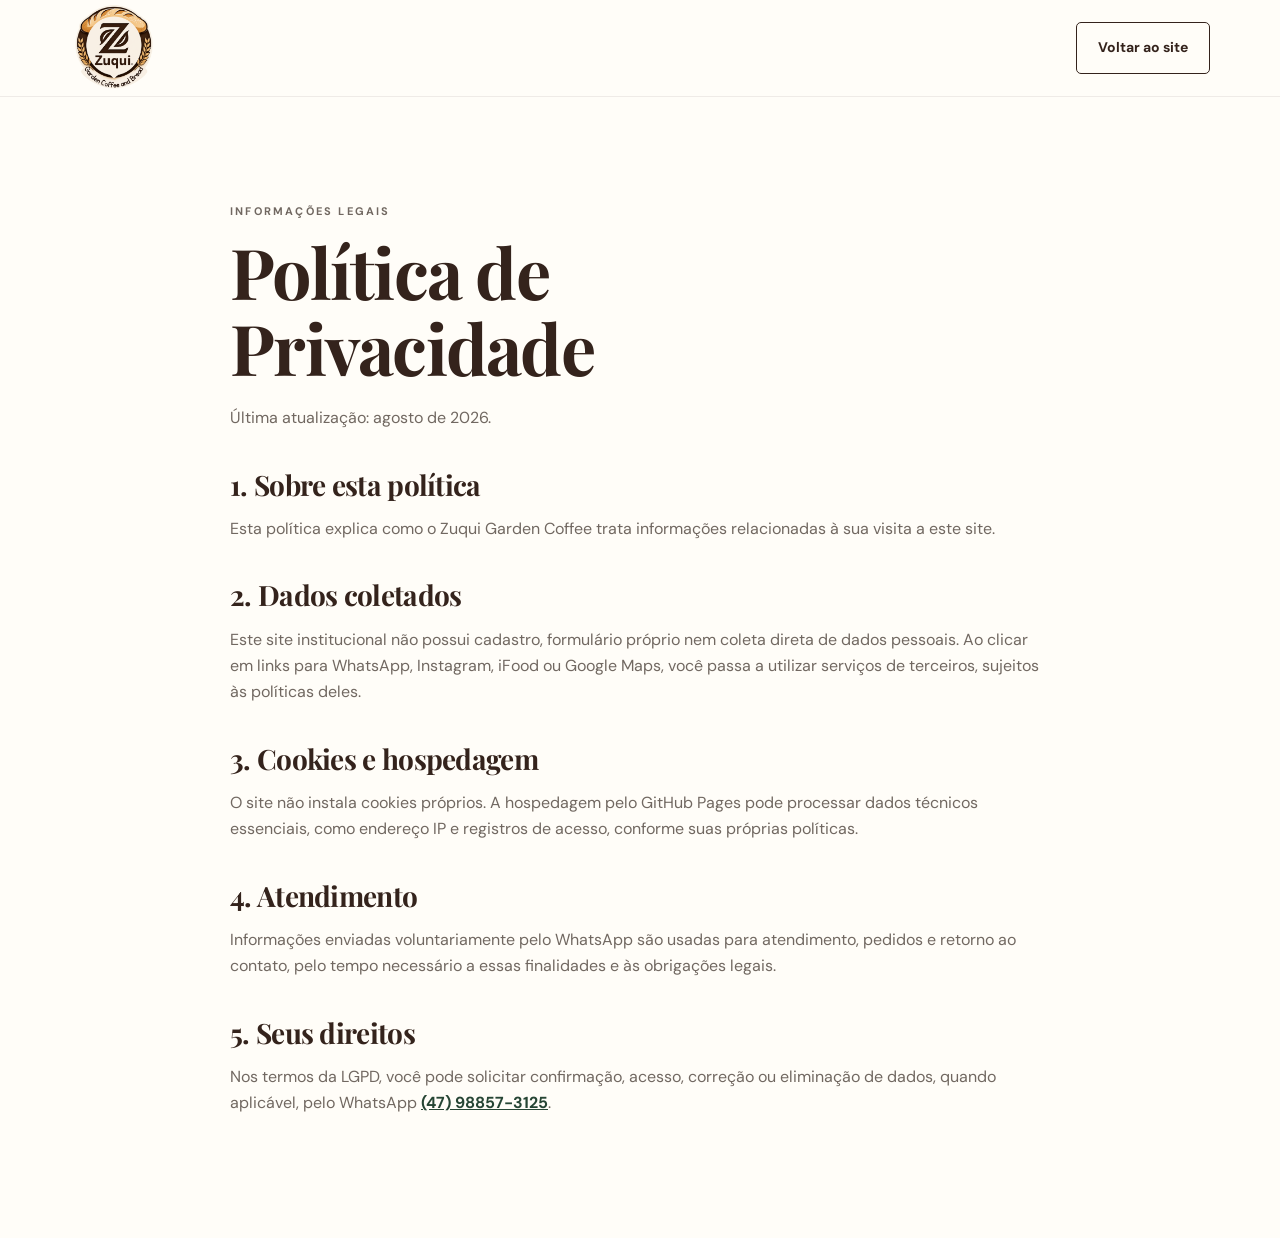
<file: politica-de-privacidade.html>
<!doctype html>
<html lang="pt-BR"><head><meta charset="utf-8"><meta name="viewport" content="width=device-width,initial-scale=1"><title>Política de Privacidade | Zuqui Café</title><meta name="description" content="Política de Privacidade do site Zuqui Café."><link rel="canonical" href="https://zuquicafe.com.br/politica-de-privacidade.html"><link rel="icon" href="assets/favicon-64.png" type="image/png"><link rel="stylesheet" href="styles.css"></head>
<body><header class="site-header"><div class="container nav-wrap"><a class="wordmark logo-link" href="index.html"><img class="official-logo" src="assets/logo-transparente.png" width="1254" height="1254" alt="Zuqui Garden Coffee and Bread"></a><a class="button secondary" href="index.html">Voltar ao site</a></div></header><main class="section"><article class="container legal"><p class="eyebrow">Informações legais</p><h1>Política de Privacidade</h1><p>Última atualização: agosto de 2026.</p><h2>1. Sobre esta política</h2><p>Esta política explica como o Zuqui Garden Coffee trata informações relacionadas à sua visita a este site.</p><h2>2. Dados coletados</h2><p>Este site institucional não possui cadastro, formulário próprio nem coleta direta de dados pessoais. Ao clicar em links para WhatsApp, Instagram, iFood ou Google Maps, você passa a utilizar serviços de terceiros, sujeitos às políticas deles.</p><h2>3. Cookies e hospedagem</h2><p>O site não instala cookies próprios. A hospedagem pelo GitHub Pages pode processar dados técnicos essenciais, como endereço IP e registros de acesso, conforme suas próprias políticas.</p><h2>4. Atendimento</h2><p>Informações enviadas voluntariamente pelo WhatsApp são usadas para atendimento, pedidos e retorno ao contato, pelo tempo necessário a essas finalidades e às obrigações legais.</p><h2>5. Seus direitos</h2><p>Nos termos da LGPD, você pode solicitar confirmação, acesso, correção ou eliminação de dados, quando aplicável, pelo WhatsApp <a href="https://wa.me/5547988573125">(47) 98857-3125</a>.</p></article></main></body></html>
</file>
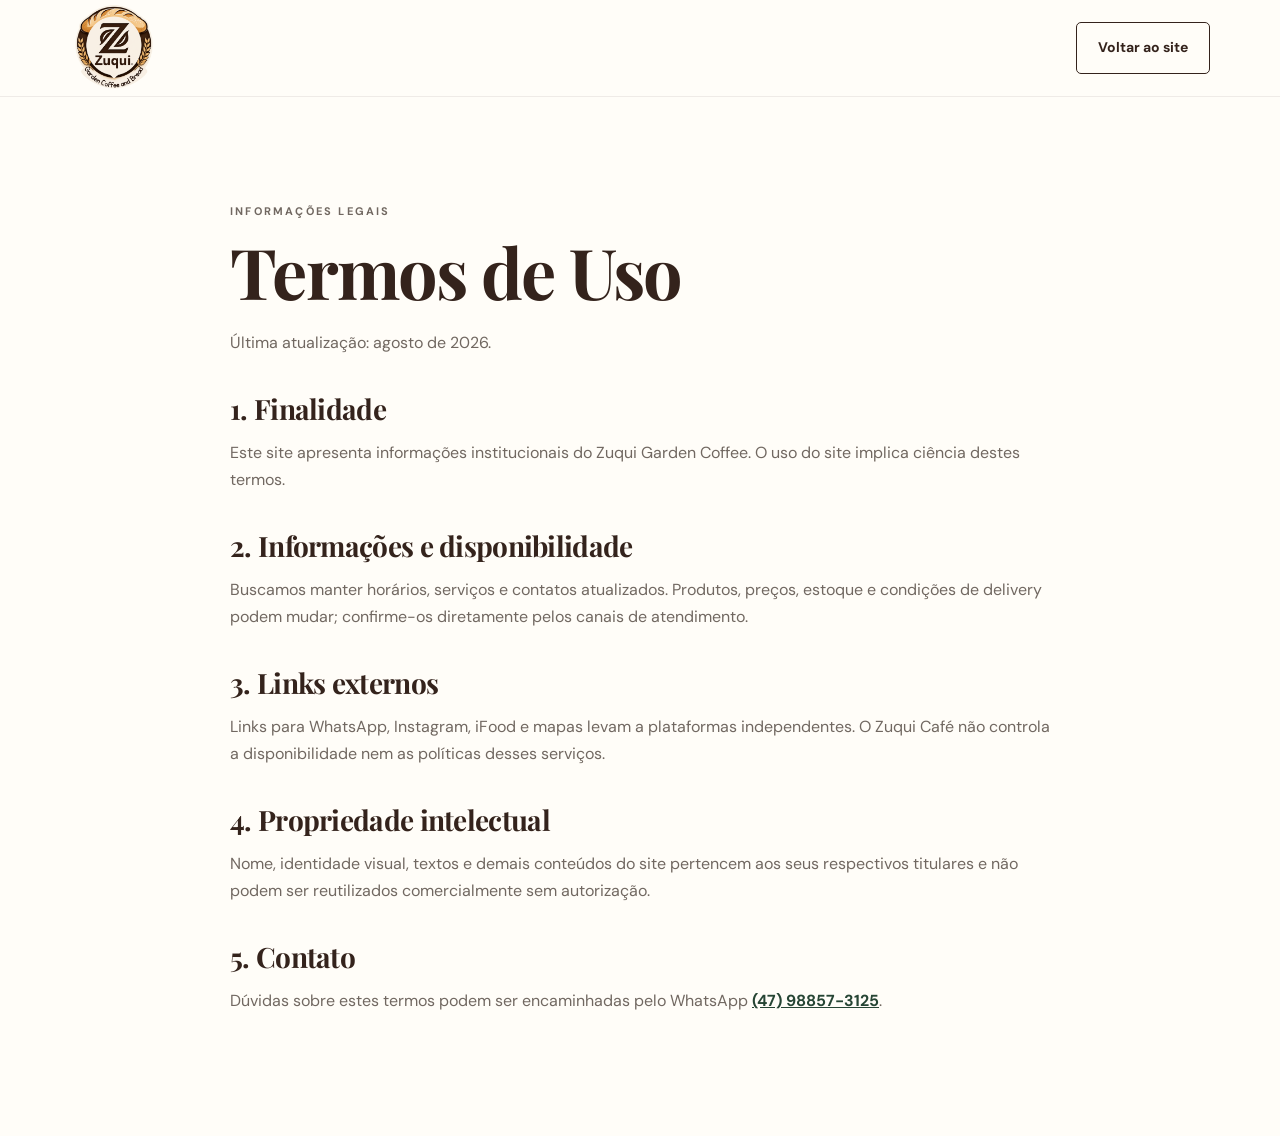
<file: termos-de-uso.html>
<!doctype html>
<html lang="pt-BR"><head><meta charset="utf-8"><meta name="viewport" content="width=device-width,initial-scale=1"><title>Termos de Uso | Zuqui Café</title><meta name="description" content="Termos de Uso do site Zuqui Café."><link rel="canonical" href="https://zuquicafe.com.br/termos-de-uso.html"><link rel="icon" href="assets/favicon-64.png" type="image/png"><link rel="stylesheet" href="styles.css"></head>
<body><header class="site-header"><div class="container nav-wrap"><a class="wordmark logo-link" href="index.html"><img class="official-logo" src="assets/logo-transparente.png" width="1254" height="1254" alt="Zuqui Garden Coffee and Bread"></a><a class="button secondary" href="index.html">Voltar ao site</a></div></header><main class="section"><article class="container legal"><p class="eyebrow">Informações legais</p><h1>Termos de Uso</h1><p>Última atualização: agosto de 2026.</p><h2>1. Finalidade</h2><p>Este site apresenta informações institucionais do Zuqui Garden Coffee. O uso do site implica ciência destes termos.</p><h2>2. Informações e disponibilidade</h2><p>Buscamos manter horários, serviços e contatos atualizados. Produtos, preços, estoque e condições de delivery podem mudar; confirme-os diretamente pelos canais de atendimento.</p><h2>3. Links externos</h2><p>Links para WhatsApp, Instagram, iFood e mapas levam a plataformas independentes. O Zuqui Café não controla a disponibilidade nem as políticas desses serviços.</p><h2>4. Propriedade intelectual</h2><p>Nome, identidade visual, textos e demais conteúdos do site pertencem aos seus respectivos titulares e não podem ser reutilizados comercialmente sem autorização.</p><h2>5. Contato</h2><p>Dúvidas sobre estes termos podem ser encaminhadas pelo WhatsApp <a href="https://wa.me/5547988573125">(47) 98857-3125</a>.</p></article></main></body></html>
</file>
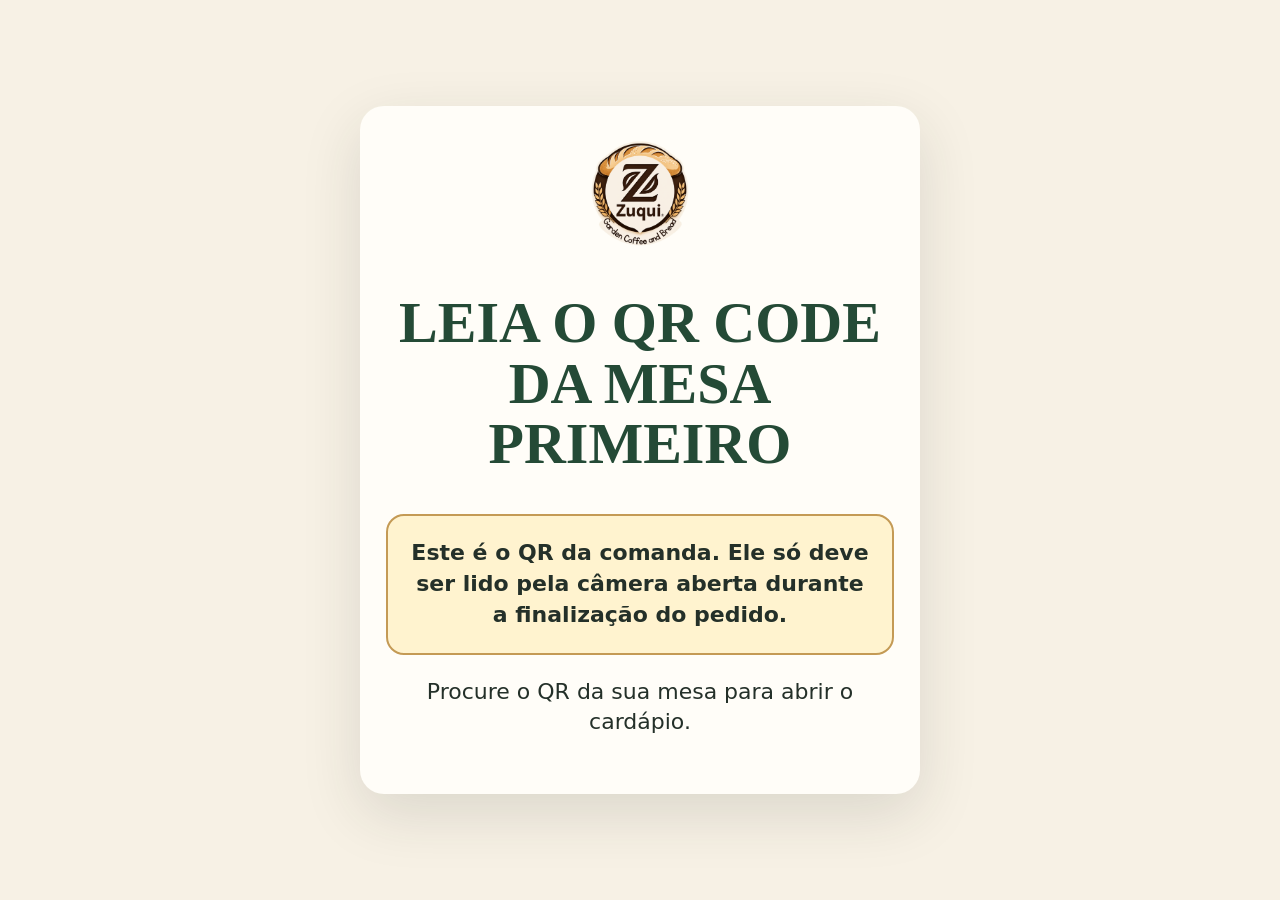
<file: cardapio/comanda.html>
<!doctype html><html lang="pt-BR"><head><meta charset="utf-8"><meta name="viewport" content="width=device-width,initial-scale=1"><meta name="theme-color" content="#244a36"><title>Comanda | Zuqui</title><link rel="icon" href="../assets/favicon.svg"><style>*{box-sizing:border-box}body{margin:0;min-height:100vh;display:grid;place-items:center;padding:24px;background:#f7f1e5;color:#243029;font-family:system-ui,sans-serif}.box{width:min(560px,100%);padding:34px 26px;border-radius:24px;background:#fffdf8;text-align:center;box-shadow:0 20px 60px #24302922}.box img{width:110px}.box h1{font:800 clamp(34px,9vw,58px)/1.05 Georgia,serif;color:#244a36}.box p{font-size:22px;line-height:1.4}.alert{padding:22px;border:2px solid #c49a55;border-radius:18px;background:#fff3cf;font-weight:900}</style></head><body><main class="box"><img src="../assets/logo-transparente.png" alt="Zuqui"><h1>LEIA O QR CODE DA MESA PRIMEIRO</h1><p class="alert">Este é o QR da comanda. Ele só deve ser lido pela câmera aberta durante a finalização do pedido.</p><p>Procure o QR da sua mesa para abrir o cardápio.</p></main></body></html>
</file>
<file: styles.css>
@import url('https://fonts.googleapis.com/css2?family=DM+Sans:wght@400;500;600;700&family=Playfair+Display:ital,wght@0,700;1,700&display=swap');

:root{--forest:#264534;--leaf:#526e58;--sage:#afc0aa;--cream:#f6f0e5;--paper:#fffdf8;--ink:#34231c;--muted:#716861;--sand:#d7b37c;--red:#e6242d;--line:#ded5c8;--shadow:0 24px 70px rgba(52,35,28,.13)}
*{box-sizing:border-box}html{scroll-behavior:smooth;scroll-padding-top:82px}body{margin:0;overflow-x:hidden;background:var(--paper);color:var(--ink);font-family:'DM Sans',sans-serif;line-height:1.65}img{display:block;max-width:100%;height:auto}a{color:inherit}.container{width:min(1140px,calc(100% - 40px));margin-inline:auto}.skip{position:fixed;left:-9999px}.skip:focus{left:12px;top:12px;z-index:999;background:#fff;padding:10px 16px;border-radius:4px}.site-header{position:sticky;top:0;z-index:50;background:rgba(255,253,248,.95);border-bottom:1px solid rgba(52,35,28,.08);backdrop-filter:blur(14px)}.nav-wrap{height:82px;display:flex;align-items:center;justify-content:space-between}.wordmark{display:inline-flex;flex-direction:column;line-height:1;text-decoration:none}.wordmark strong{font-family:'Playfair Display',serif;font-size:29px;letter-spacing:-.04em}.wordmark span{margin-top:5px;color:var(--leaf);font-size:9px;font-weight:700;letter-spacing:.18em;text-transform:uppercase}.official-logo{width:72px;height:72px;object-fit:contain}.site-header nav{display:flex;align-items:center;gap:28px}.site-header nav a{text-decoration:none;font-size:13px;font-weight:700}.site-header nav a:not(.nav-contact):hover{color:var(--leaf)}.nav-contact{padding:10px 17px;border-radius:4px;background:var(--forest);color:#fff}.menu-button{display:none;border:0;background:transparent;padding:10px}.menu-button span{display:block;width:25px;height:2px;margin:5px;background:var(--ink)}
.hero{position:relative;overflow:hidden;background:var(--cream)}.hero:after{content:'';position:absolute;right:-10vw;bottom:-25vw;width:55vw;height:55vw;border:1px solid rgba(82,110,88,.14);border-radius:50%}.hero-grid{position:relative;z-index:1;display:grid;grid-template-columns:1.08fr .92fr;align-items:center;gap:65px;min-height:690px;padding:70px 0}.eyebrow{margin:0 0 14px;color:var(--leaf);font-size:11px;font-weight:700;letter-spacing:.2em;text-transform:uppercase}h1,h2{margin:0;font-family:'Playfair Display',serif;line-height:1.08;letter-spacing:-.025em}h1{max-width:680px;font-size:clamp(52px,6.3vw,79px)}h1 em,.delivery-heading em{color:var(--leaf);font-weight:700}.category-line{margin:25px 0 0;color:var(--forest);font-size:13px;font-weight:700;letter-spacing:.05em;text-transform:uppercase}.category-line i{padding:0 6px;color:var(--sand);font-style:normal}.lead{max-width:590px;margin:18px 0 28px;color:var(--muted);font-size:18px}.actions{display:flex;flex-wrap:wrap;gap:12px}.button{display:inline-flex;min-height:48px;align-items:center;justify-content:center;padding:13px 21px;border:1px solid transparent;border-radius:5px;text-decoration:none;font-size:14px;font-weight:700;transition:transform .2s,box-shadow .2s,background .2s}.button:hover{transform:translateY(-2px);box-shadow:0 8px 24px rgba(38,69,52,.18)}.primary{background:var(--forest);color:#fff}.secondary{border-color:var(--ink);background:transparent}.hero-facts{display:grid;grid-template-columns:1fr 1fr;gap:24px;margin-top:34px;padding-top:25px;border-top:1px solid var(--line)}.hero-facts div{display:flex;flex-direction:column}.hero-facts span{color:var(--leaf);font-size:10px;font-weight:700;letter-spacing:.16em;text-transform:uppercase}.hero-facts strong{margin-top:3px;font-size:14px}.hero-facts small{color:var(--muted)}.hero-visual{position:relative;height:510px}.sun{position:absolute;top:8px;right:10px;width:180px;height:180px;border-radius:50%;background:#dfc18e}.arch{position:absolute;inset:45px 55px 0 5px;display:grid;place-items:center;border:10px solid rgba(255,255,255,.45);border-radius:220px 220px 8px 8px;background:linear-gradient(155deg,#71876f,#2c4b39);box-shadow:var(--shadow)}.arch:before,.arch:after{content:'';position:absolute;border:1px solid rgba(255,255,255,.15);border-radius:50%}.arch:before{width:270px;height:270px}.arch:after{width:205px;height:205px}.arch-copy{z-index:1;display:flex;flex-direction:column;align-items:center;color:#fff;text-align:center}.arch-copy small{font-size:11px;letter-spacing:.22em;text-transform:uppercase}.arch-copy strong{margin:10px 0;font-family:'Playfair Display',serif;font-size:52px}.arch-copy span{max-width:180px;font-size:13px}.hero-visual>p{position:absolute;right:0;bottom:12px;z-index:3;margin:0;padding:17px 20px;background:var(--sand);font-family:'Playfair Display',serif;font-size:18px;line-height:1.25;transform:rotate(-3deg)}.grain{position:absolute;z-index:2;width:32px;height:52px;border:3px solid #fff;border-radius:55% 45% 55% 45%;opacity:.65}.grain:after{content:'';position:absolute;top:4px;bottom:4px;left:50%;border-left:2px solid #fff;transform:rotate(20deg)}.grain-one{left:-7px;bottom:78px;transform:rotate(-28deg)}.grain-two{right:35px;top:95px;transform:rotate(36deg)}
.section{padding:105px 0}.section h2{font-size:clamp(39px,4.6vw,58px)}.story-grid{display:grid;grid-template-columns:.9fr 1.1fr;gap:100px}.story-copy{color:var(--muted);font-size:18px}.story-copy>p:first-child{margin-top:2px}.feature-tags{display:flex;flex-wrap:wrap;gap:9px;margin-top:27px}.feature-tags span{padding:8px 13px;border:1px solid var(--line);border-radius:99px;color:var(--forest);font-size:12px;font-weight:700}.bakery{background:var(--forest);color:#fff}.bakery .eyebrow,.delivery .eyebrow{color:#e0ba7c}.section-heading{display:flex;justify-content:space-between;align-items:end;gap:50px}.section-heading h2{max-width:650px}.section-heading>p{max-width:365px;color:#cbd6cd}.product-list{display:grid;grid-template-columns:repeat(3,1fr);margin-top:55px;border-top:1px solid rgba(255,255,255,.18);border-left:1px solid rgba(255,255,255,.18)}.product-list article{min-height:210px;padding:27px;border-right:1px solid rgba(255,255,255,.18);border-bottom:1px solid rgba(255,255,255,.18);opacity:0;transform:translateY(16px);transition:.5s}.product-list article.shown{opacity:1;transform:none}.product-list article>span{color:#b7c7b9;font-size:11px}.product-list h3{margin:20px 0 4px;font-family:'Playfair Display',serif;font-size:26px}.product-list p{margin:0;color:#cbd6cd;font-size:14px}.market{background:var(--cream)}.market-grid{display:grid;grid-template-columns:.85fr 1.15fr;gap:90px;align-items:center}.market-mark{position:relative;display:flex;min-height:390px;flex-direction:column;align-items:center;justify-content:center;overflow:hidden;border-radius:50% 50% 8px 8px;background:var(--sand);text-align:center}.market-mark:before,.market-mark:after{content:'';position:absolute;border:1px solid rgba(52,35,28,.2);border-radius:50%}.market-mark:before{width:310px;height:310px}.market-mark:after{width:245px;height:245px}.market-mark span,.market-mark strong{position:relative;z-index:1}.market-mark span{font-size:12px;letter-spacing:.17em;text-transform:uppercase}.market-mark strong{max-width:230px;font-family:'Playfair Display',serif;font-size:46px;line-height:1.05}.checks{padding:0;margin:28px 0 0;list-style:none}.checks li{position:relative;padding:12px 0 12px 30px;border-bottom:1px solid var(--line);font-weight:600}.checks li:before{content:'✓';position:absolute;left:0;color:var(--leaf)}
.delivery{background:#203a2b;color:#fff}.delivery-heading{text-align:center}.delivery-heading h2{font-size:clamp(40px,5.3vw,65px)}.delivery-options{display:grid;grid-template-columns:1fr 1fr;gap:18px;margin-top:55px}.delivery-options article{display:grid;grid-template-columns:auto 1fr;gap:22px;align-items:start;padding:35px;border-radius:10px;opacity:0;transform:translateY(18px);transition:.5s}.delivery-options article.shown{opacity:1;transform:none}.delivery-options .button{grid-column:2;justify-self:start}.whats-card{background:#315b41}.ifood-card{background:#fff;color:var(--ink)}.service-icon{display:grid;width:55px;height:55px;place-items:center;border:1px solid currentColor;border-radius:50%;font-weight:800}.delivery-options article span{font-size:10px;font-weight:700;letter-spacing:.18em;text-transform:uppercase}.delivery-options h3{margin:4px 0;font-family:'Playfair Display',serif;font-size:27px}.delivery-options p{margin:0;color:inherit;opacity:.75}.light{background:#fff;color:var(--forest)}.ifood-button{background:var(--red);color:#fff}.social-gallery{background:var(--paper)}.social-grid{display:grid;grid-template-columns:1fr .75fr;gap:80px;align-items:center}.social-grid>div:first-child p:not(.eyebrow){color:var(--muted);font-size:18px}.instagram-link{display:inline-flex;align-items:center;gap:12px;margin-top:17px;color:var(--forest);font-weight:700;text-decoration:none}.instagram-link svg{width:25px;height:25px;fill:none;stroke:currentColor;stroke-width:1.8}.instagram-link .fill{fill:currentColor;stroke:none}.social-card{position:relative;display:flex;min-height:385px;flex-direction:column;justify-content:space-between;overflow:hidden;padding:40px;background:linear-gradient(140deg,#d9bd8a,#9e724e);color:#fff}.social-card:after{content:'';position:absolute;right:-85px;bottom:-85px;width:260px;height:260px;border:55px solid rgba(255,255,255,.12);border-radius:50%}.social-card span,.social-card i{font-size:12px;letter-spacing:.13em}.social-card strong{position:relative;z-index:1;font-family:'Playfair Display',serif;font-size:45px;line-height:1.04}.social-card i{font-style:normal}.gallery-grid:not([hidden]){display:columns;columns:3;gap:15px;margin-top:45px}.gallery-grid figure{break-inside:avoid;margin:0 0 15px}.gallery-grid img{width:100%;border-radius:8px}
.location{background:var(--cream)}.location-grid{display:grid;grid-template-columns:.72fr 1.28fr;gap:70px;align-items:center}.location address{margin:25px 0;color:var(--muted);font-style:normal;font-size:18px}.location address strong{color:var(--ink)}.location address small{display:inline-block;margin-top:8px}.parking{display:flex;align-items:flex-start;gap:15px;margin:25px 0}.parking>span{display:grid;width:39px;height:39px;flex:none;place-items:center;border-radius:50%;background:var(--forest);color:#fff;font-weight:800}.parking p{margin:0}.map{height:490px;overflow:hidden;border-radius:9px;box-shadow:var(--shadow)}.map iframe{width:100%;height:100%;border:0}.contact-band{padding:80px 0;background:var(--sand)}.contact-band>.container{display:flex;align-items:end;justify-content:space-between;gap:50px}.contact-band span{font-size:12px;font-weight:700;letter-spacing:.12em;text-transform:uppercase}.contact-band h2{margin-top:8px;font-size:45px}.contact-links{display:flex;flex-direction:column;min-width:330px}.contact-links a{display:flex;justify-content:space-between;gap:25px;padding:14px 0;border-bottom:1px solid rgba(52,35,28,.27);text-decoration:none;font-size:13px}
footer{padding:70px 0 24px;background:#172e21;color:#d7e1d9}.footer-grid{display:grid;grid-template-columns:1.5fr repeat(3,1fr);gap:45px}.footer-brand{color:#fff}.footer-grid>div:first-child>p{max-width:260px}.footer-grid h3{color:#fff;font-size:11px;letter-spacing:.15em;text-transform:uppercase}.footer-grid p,.footer-grid a{display:block;margin:5px 0;color:#aebdb1;font-size:13px;text-decoration:none}.copyright{display:flex;justify-content:space-between;margin-top:45px;padding-top:20px;border-top:1px solid rgba(255,255,255,.12);color:#92a596;font-size:11px}.whatsapp-float{position:fixed;right:20px;bottom:20px;z-index:40;display:grid;width:52px;height:52px;place-items:center;border-radius:50%;background:#25d366;color:#fff;box-shadow:0 8px 25px rgba(0,0,0,.2);transition:transform .2s}.whatsapp-float:hover{transform:translateY(-2px)}.whatsapp-float svg{width:26px;fill:currentColor}.reveal{opacity:0;transform:translateY(18px);transition:.65s}.reveal.shown{opacity:1;transform:none}.legal{max-width:820px}.legal h1{margin-bottom:20px;font-size:clamp(45px,7vw,70px)}.legal h2{margin-top:38px;font-family:'Playfair Display',serif;font-size:28px}.legal p{color:var(--muted)}.legal a{color:var(--forest);font-weight:700}
@media(max-width:900px){.menu-button{display:block}.site-header nav{position:absolute;top:82px;right:0;left:0;display:none;align-items:stretch;gap:0;padding:12px 20px 25px;background:var(--paper);border-bottom:1px solid var(--line);box-shadow:0 18px 30px rgba(52,35,28,.08)}.site-header nav.open{display:flex;flex-direction:column}.site-header nav a{padding:12px 8px}.nav-contact{text-align:center}.hero-grid,.story-grid,.market-grid,.location-grid,.social-grid{grid-template-columns:1fr}.hero-grid{gap:35px;padding:55px 0 75px}.hero-visual{width:min(100%,570px);height:480px}.story-grid,.market-grid,.social-grid{gap:45px}.section-heading{align-items:start;flex-direction:column;gap:18px}.product-list{grid-template-columns:repeat(2,1fr)}.delivery-options{grid-template-columns:1fr}.location-grid{gap:45px}.contact-band>.container{align-items:start;flex-direction:column}.contact-links{width:100%;min-width:0}.footer-grid{grid-template-columns:1fr 1fr}}
@media(max-width:580px){.container{width:min(100% - 28px,1140px)}.nav-wrap{height:72px}.site-header nav{top:72px}.wordmark strong{font-size:25px}.section{padding:75px 0}.hero-grid{min-height:0;padding-top:45px}.hero h1{font-size:47px}.category-line{font-size:11px;line-height:1.8}.category-line i{padding:0 3px}.actions{display:grid}.button{width:100%}.hero-facts{grid-template-columns:1fr;gap:15px}.hero-visual{height:400px}.arch{inset:35px 25px 0 0}.arch-copy strong{font-size:44px}.sun{width:135px;height:135px}.hero-visual>p{right:0}.story-copy{font-size:16px}.product-list{grid-template-columns:1fr}.product-list article{min-height:170px}.market-mark{min-height:320px}.market-mark strong{font-size:39px}.delivery-heading h2{font-size:38px}.delivery-heading br{display:none}.delivery-options article{grid-template-columns:auto 1fr;padding:26px 22px}.delivery-options .button{grid-column:1/-1;width:100%}.social-card{min-height:330px;padding:30px}.social-card strong{font-size:38px}.map{height:390px}.contact-band h2{font-size:37px}.contact-links a{flex-direction:column;gap:2px}.footer-grid{grid-template-columns:1fr}.copyright{flex-direction:column;gap:5px}.whatsapp-float{right:14px;bottom:14px;width:48px;height:48px}}
@media(prefers-reduced-motion:reduce){html{scroll-behavior:auto}*,*:before,*:after{transition:none!important}.reveal,.product-list article,.delivery-options article{opacity:1;transform:none}}
.logo-link{display:flex;align-items:center;justify-content:center}.logo-link .official-logo{width:68px;height:68px;object-fit:contain;mix-blend-mode:multiply}.footer-brand .official-logo{width:100px;height:auto;mix-blend-mode:normal;border-radius:4px}@media(max-width:580px){.logo-link .official-logo{width:59px;height:59px}}
.nav-wrap{height:96px}.logo-link .official-logo{width:88px;height:88px;mix-blend-mode:normal}.footer-brand .official-logo{width:132px}.reviews{background:#fff}.reviews-head{display:flex;align-items:flex-end;justify-content:space-between;gap:50px}.reviews-head em{color:var(--leaf)}.rating-summary{display:flex;align-items:center;gap:20px;padding:22px 26px;border:1px solid var(--line);border-radius:10px;background:var(--cream)}.rating-summary>strong{font-family:'Playfair Display',serif;font-size:62px;line-height:1}.stars{display:block;color:#f5b800;font-size:23px;letter-spacing:2px}.rating-summary p{margin:4px 0 0;color:var(--muted);font-size:13px}.review-highlights{display:flex;flex-wrap:wrap;gap:9px;margin:42px 0 24px}.review-highlights span{padding:8px 14px;border-radius:99px;background:#eef3ed;color:var(--forest);font-size:12px;font-weight:700}.review-grid{display:grid;grid-template-columns:repeat(3,1fr);gap:15px}.review-grid article{display:flex;min-height:250px;flex-direction:column;padding:27px;border:1px solid var(--line);border-radius:8px;background:var(--paper)}.review-top{display:flex;align-items:center;gap:12px}.avatar{display:grid;width:42px;height:42px;flex:none;place-items:center;border-radius:50%;background:var(--forest);color:#fff;font-weight:700}.review-top div{display:flex;flex-direction:column}.review-top small{color:#e4a900;letter-spacing:.05em}.review-grid blockquote{margin:auto 0 0;font-family:'Playfair Display',serif;font-size:19px;line-height:1.5}.reviews-footer{display:flex;align-items:center;justify-content:space-between;gap:35px;margin-top:28px}.reviews-footer p{max-width:520px;color:var(--muted);font-size:12px}.google-actions{display:flex;flex-wrap:wrap;gap:10px}.google-actions .button{width:auto;flex:none}@media(max-width:900px){.site-header nav{top:96px}.reviews-head{align-items:flex-start;flex-direction:column}.review-grid{grid-template-columns:1fr 1fr}}@media(max-width:580px){.nav-wrap{height:78px}.site-header nav{top:78px}.logo-link .official-logo{width:70px;height:70px}.reviews-head{gap:25px}.rating-summary{width:100%;padding:18px}.review-grid{grid-template-columns:1fr}.review-grid article{min-height:210px}.reviews-footer{align-items:stretch;flex-direction:column}.google-actions{display:grid}.google-actions .button{width:100%}}

/* iFood é o único canal de pedidos; WhatsApp permanece apenas institucional. */
.site-header nav{gap:15px}.nav-service{padding:9px 12px!important;border-radius:5px;text-align:center}.nav-table{color:#fff!important;background:var(--forest)}.nav-admin{border:1px solid var(--forest);color:var(--forest)}
.nav-instagram{position:relative;padding-left:24px!important}.nav-instagram:before{content:'';position:absolute;left:4px;top:50%;width:13px;height:13px;translate:0 -50%;border:1.7px solid currentColor;border-radius:4px}.nav-instagram:after{content:'';position:absolute;left:8px;top:50%;width:4px;height:4px;translate:0 -50%;border:1.4px solid currentColor;border-radius:50%}.hero-ifood{min-width:210px;box-shadow:0 10px 28px rgba(205,35,50,.25);text-transform:uppercase;letter-spacing:.04em}.delivery-heading>p:last-child{max-width:600px;margin:18px auto 0;color:#d7e1d9;font-size:17px}.delivery-main-card{border:2px solid rgba(234,29,44,.2);box-shadow:0 18px 50px rgba(0,0,0,.2)}.visit-card{background:#315b41}.contact-band>.container{gap:50px}.contact-band p{max-width:590px;margin:12px 0 0;color:rgba(255,255,255,.72)}.contact-actions{display:grid;grid-template-columns:repeat(2,minmax(170px,1fr));gap:10px;min-width:min(100%,430px)}.contact-actions .button{width:100%}.contact-instagram,.contact-route,.contact-whatsapp{border-color:rgba(255,255,255,.35);color:#fff;background:transparent}.contact-instagram:hover,.contact-route:hover,.contact-whatsapp:hover{background:rgba(255,255,255,.1)}.ifood-mobile-float{display:none}
@media(max-width:900px){.nav-instagram{padding-left:30px!important}.nav-instagram:before{left:9px}.nav-instagram:after{left:13px}.contact-actions{width:100%}}
@media(max-width:580px){body{padding-bottom:72px}.hero-ifood{min-width:0}.contact-actions{grid-template-columns:1fr}.ifood-mobile-float{position:fixed;right:14px;bottom:14px;left:14px;z-index:60;display:flex;min-height:52px;align-items:center;justify-content:center;border-radius:7px;background:#ea1d2c;color:#fff;box-shadow:0 10px 30px rgba(0,0,0,.3);font-size:14px;font-weight:800;letter-spacing:.04em;text-decoration:none;text-transform:uppercase}.ifood-mobile-float:before{content:'iF';display:grid;width:28px;height:28px;margin-right:10px;place-items:center;border:1px solid rgba(255,255,255,.65);border-radius:50%;font-size:11px}.contact-band{padding-bottom:45px}}

/* Fotografias reais do Zuqui. */
.hero-photo{position:relative;height:540px;margin:0;overflow:hidden;border:10px solid rgba(255,255,255,.58);border-radius:230px 230px 12px 12px;background:#172e21;box-shadow:var(--shadow)}.hero-photo img{width:100%;height:100%;object-fit:cover;object-position:52% center}.hero-photo figcaption{position:absolute;right:18px;bottom:18px;left:18px;padding:12px 15px;border-radius:5px;color:#fff;background:rgba(23,46,33,.82);backdrop-filter:blur(6px);font-size:12px;font-weight:700;text-align:center}.bakery-showcase{display:grid;grid-template-columns:minmax(280px,.8fr) 1fr;align-items:stretch;min-height:390px;margin:48px 0 0;overflow:hidden;border:1px solid rgba(255,255,255,.2);border-radius:12px;background:#315b41}.bakery-showcase img{width:100%;height:390px;object-fit:cover;object-position:center 42%}.bakery-showcase figcaption{display:flex;align-items:center;padding:45px;font-family:'Playfair Display',serif;font-size:clamp(27px,3vw,42px);line-height:1.18}.delivery-photo{grid-column:1/-1;width:100%;height:230px;margin-bottom:6px;border-radius:7px;object-fit:cover}.delivery-main-card .delivery-photo{object-position:center 58%}.visit-card .delivery-photo{object-position:center 68%}.gallery-grid{column-fill:balance}.gallery-grid figure{position:relative;overflow:hidden;border-radius:8px;background:var(--cream)}.gallery-grid img{display:block;transition:transform .35s ease}.gallery-grid figure:hover img{transform:scale(1.025)}
@media(max-width:900px){.hero-photo{height:min(72vw,560px)}.bakery-showcase{grid-template-columns:1fr}.bakery-showcase img{height:430px}.bakery-showcase figcaption{padding:30px}.gallery-grid:not([hidden]){columns:2}}
@media(max-width:580px){.hero-photo{height:430px;border-width:6px;border-radius:180px 180px 10px 10px}.hero-photo figcaption{right:10px;bottom:10px;left:10px}.bakery-showcase{margin-top:32px}.bakery-showcase img{height:330px}.bakery-showcase figcaption{padding:24px;font-size:28px}.delivery-photo{height:210px}.gallery-grid:not([hidden]){columns:1;gap:10px}.gallery-grid figure{margin-bottom:10px}}
.hours-highlight{position:relative;padding:16px 18px;border:1px solid rgba(82,110,88,.3);border-radius:8px;background:linear-gradient(135deg,rgba(82,110,88,.1),rgba(223,193,142,.16));box-shadow:0 10px 26px rgba(38,69,52,.08)}.hours-highlight:before{content:'NOVO';position:absolute;top:-10px;right:12px;padding:3px 8px;border-radius:999px;background:var(--forest);color:#fff;font-size:9px;font-weight:800;letter-spacing:.12em}.hours-highlight strong+strong{color:var(--leaf)}.footer-hours strong{color:#fff}
</file>
<file: cardapio/styles.css>
:root{--green:#244a36;--dark:#173326;--cream:#f4f1e9;--paper:#fff;--gold:#b88a48;--ink:#243029;--muted:#6b746e;--line:#dfe5df;--shadow:0 16px 45px rgba(29,51,37,.11)}*{box-sizing:border-box}html{scroll-behavior:smooth}body{margin:0;padding-bottom:74px;color:var(--ink);background:#f4f5f1;font:400 16px/1.5 system-ui,-apple-system,sans-serif}button,textarea{font:inherit}button{cursor:pointer}.topbar{position:sticky;top:0;z-index:10;display:flex;align-items:stretch;justify-content:space-between;min-height:72px;padding-left:max(18px,calc((100% - 1180px)/2));background:rgba(255,255,255,.96);border-bottom:1px solid var(--line);backdrop-filter:blur(14px)}.brand{display:flex;align-items:center}.brand img{display:block;width:88px;height:62px;object-fit:contain}.topbar-actions{display:flex;margin-left:auto}.top-action{display:flex;align-items:center;gap:9px;padding:0 22px;border:0;border-left:1px solid var(--line);color:var(--green);background:#fff}.top-action span{font-size:22px}.top-action:disabled{color:#9da49f;background:#f6f7f5;cursor:not-allowed}.top-action:not(:disabled):hover{color:#fff;background:var(--green)}main{width:min(1180px,calc(100% - 28px));margin:auto;padding:22px 0 50px}.welcome-card{display:flex;align-items:center;justify-content:space-between;gap:24px;padding:24px 30px;border:1px solid #d7dfd8;border-radius:18px;background:linear-gradient(110deg,#fff 55%,#e7eee8);box-shadow:0 8px 26px rgba(29,51,37,.07)}.welcome-card.identified{border-color:#a9c5af;background:linear-gradient(110deg,#fff 55%,#dcecdf)}.welcome-card small,.sector-panel>small,.catalog-heading small,dialog small{font-size:10px;font-weight:900;letter-spacing:.14em;color:var(--gold)}.welcome-card h1{margin:2px 0;font:700 clamp(26px,4vw,38px)/1.15 Georgia,serif;color:var(--dark)}.welcome-card p{max-width:720px;margin:4px 0;color:var(--muted)}.primary,.scan-button{border:0;border-radius:10px;color:#fff;background:var(--green);font-weight:800;padding:13px 18px}.scan-command{white-space:nowrap}.menu-layout{display:grid;grid-template-columns:220px 1fr;gap:20px;margin-top:22px}.sector-panel{position:sticky;top:94px;align-self:start;padding:20px 12px;border:1px solid var(--line);border-radius:16px;background:#fff}.sector-panel h2{margin:2px 8px 14px;font:700 25px Georgia,serif;color:var(--dark)}.sector-panel>small{margin-left:8px}.categories{display:grid;gap:5px}.categories button{display:flex;align-items:center;justify-content:space-between;gap:8px;width:100%;padding:12px;border:0;border-radius:10px;color:#506057;background:transparent;text-align:left;font-weight:700}.categories button small{display:grid;min-width:25px;height:25px;place-items:center;border-radius:20px;color:#708077;background:#edf1ed;font-size:11px}.categories button:hover{background:#f0f4f0}.categories button.active{color:#fff;background:var(--green)}.categories button.active small{color:var(--dark);background:#d9bc83}.catalog-area{min-width:0}.catalog-heading{display:flex;align-items:center;justify-content:space-between;gap:16px;padding:3px 2px 14px}.catalog-heading h2{margin:1px 0;font:700 32px Georgia,serif;color:var(--dark)}.table-status{display:flex;align-items:center;gap:7px;padding:9px 13px;border:1px solid var(--line);border-radius:10px;background:#fff;font-size:13px}.table-status span{color:var(--muted)}.table-status strong{color:var(--green)}.notice{margin:0 0 15px;padding:13px 16px;border-radius:10px;background:#fff5d9;color:#795b18}.notice:empty{display:none}.products{display:grid;grid-template-columns:repeat(2,minmax(0,1fr));gap:13px}.product{overflow:hidden;display:grid;grid-template-columns:145px 1fr;min-height:155px;border:1px solid var(--line);border-radius:15px;background:#fff;box-shadow:0 6px 20px rgba(35,55,43,.06)}.product img,.product-placeholder{width:100%;height:100%;min-height:155px;object-fit:cover;background:linear-gradient(135deg,#e8eee7,#d9e4da)}.product-body{display:flex;min-width:0;flex-direction:column;padding:16px}.product h3{margin:0;font:700 19px/1.2 Georgia,serif;color:var(--dark)}.product p{flex:1;margin:8px 0;color:var(--muted);font-size:13px}.product-foot{display:flex;align-items:center;justify-content:space-between;gap:10px}.product-foot strong{font-size:17px;color:var(--green)}.product-foot button{padding:9px 12px;border:0;border-radius:8px;color:#fff;background:var(--green);font-size:12px;font-weight:800}.cart-button{position:fixed;z-index:12;right:0;bottom:0;left:0;display:grid;grid-template-columns:32px 1fr auto;align-items:center;gap:12px;width:100%;padding:12px max(18px,calc((100% - 520px)/2));border:0;border-top:1px solid #d8e0e8;background:#fff;color:#16324a;box-shadow:0 -5px 20px rgba(20,45,65,.12);text-align:left}.cart-icon{width:28px;fill:none;stroke:#28774e;stroke-width:2;stroke-linecap:round;stroke-linejoin:round}.cart-copy{display:flex;flex-direction:column}.cart-copy small{font-size:12px;color:var(--muted)}.cart-button>strong{font-size:18px}.cart-button.has-items{border-top-color:#85b092}.cart{position:fixed;z-index:30;top:0;right:0;width:min(430px,100%);height:100dvh;padding:22px;overflow:auto;transform:translateX(105%);transition:.25s;background:#fff;box-shadow:-20px 0 50px rgba(0,0,0,.18)}.cart.open{transform:none}.overlay{position:fixed;z-index:25;inset:0;visibility:hidden;background:rgba(12,25,18,.45);opacity:0;transition:.2s}.overlay.open{visibility:visible;opacity:1}.cart-head,.dialog-title{display:flex;justify-content:space-between;align-items:start}.cart-head h2,.dialog-title h2{margin:2px 0 20px;font:700 30px Georgia,serif}.cart-head button,.dialog-title>button{border:0;background:none;font-size:31px}.cart-item{display:grid;grid-template-columns:1fr auto;gap:7px;padding:13px 0;border-bottom:1px solid var(--line)}.qty{display:flex;align-items:center;gap:10px}.qty button{width:30px;height:30px;border:1px solid var(--line);border-radius:8px;background:#fff}.cart label{display:grid;gap:6px;margin-top:16px;font-size:12px;font-weight:800;color:var(--green)}textarea{width:100%;min-height:75px;padding:12px;border:1px solid var(--line);border-radius:10px;resize:vertical}.total{display:flex;justify-content:space-between;margin:22px 0;font-size:20px}.cart>.primary{width:100%}.fixed-reference,.claim-box{display:grid;gap:5px;margin-top:18px;padding:14px;border-radius:12px}.fixed-reference{place-items:center;background:#e6f2e9;border:1px solid #bcd6c3}.fixed-reference strong{text-transform:uppercase}.claim-box{background:#fff5d9;border:1px solid #ead29a}.claim-box.validated{background:#def4e5;border-color:#abd5b8}.claim-box p{margin:0;color:var(--muted);font-size:13px}.scan-button{margin-top:6px}.message{font-size:13px;color:#9b2c2c}.status-message{margin-top:14px;padding:13px;border-radius:10px;font-weight:700}.status-message.success{color:#155c34;background:#def4e5}.status-message.error{color:#8b2424;background:#fee4e4}.empty{grid-column:1/-1;padding:42px;text-align:center;color:var(--muted)}dialog{width:min(520px,calc(100% - 24px));border:0;border-radius:18px;padding:24px;box-shadow:var(--shadow)}dialog::backdrop{background:rgba(12,25,18,.62)}.scanner-dialog video{display:block;width:100%;min-height:260px;max-height:55vh;border-radius:12px;background:#101a14;object-fit:cover}.file-scan{display:grid;gap:8px;margin-top:14px;padding:12px;border:1px dashed var(--line);border-radius:10px}.dialog-actions{display:flex;justify-content:flex-end;margin-top:18px}.dialog-actions button{padding:10px 15px;border:1px solid var(--line);border-radius:9px}.service-options{display:grid;gap:10px}.service-options button{padding:15px;border:1px solid var(--line);border-radius:11px;color:var(--green);background:#fff;text-align:left;font-weight:800}.service-options button:hover{background:#edf4ef}.account-total{display:flex;align-items:end;justify-content:space-between;gap:18px;padding:18px;border-radius:13px;background:#e4f0e7}.account-total span{max-width:180px;color:var(--muted);font-size:13px}.account-total strong{font-size:26px;color:var(--green)}.account-orders article{display:flex;justify-content:space-between;gap:15px;padding:14px 2px;border-bottom:1px solid var(--line)}.account-orders article div{display:grid}.account-orders small,.account-disclaimer{color:var(--muted);font-size:12px}.account-disclaimer{padding:12px;border-radius:9px;background:#f3f4f2}.toast{position:fixed;z-index:50;left:50%;bottom:82px;max-width:calc(100% - 28px);padding:13px 18px;border-radius:999px;background:var(--dark);color:#fff;font-weight:800;opacity:0;transform:translate(-50%,18px);pointer-events:none;transition:.2s}.toast.show{opacity:1;transform:translate(-50%,0)}
@media(max-width:900px){.products{grid-template-columns:1fr}.menu-layout{grid-template-columns:180px 1fr}.product{grid-template-columns:125px 1fr}}
@media(max-width:700px){.topbar{min-height:62px;padding-left:10px}.brand img{width:68px;height:54px}.topbar-actions{min-width:0}.top-action{width:52px;justify-content:center;padding:0 10px}.top-action b{position:absolute;width:1px;height:1px;overflow:hidden;clip-path:inset(50%)}.top-action span{display:block}main{width:min(100% - 20px,1180px);padding-top:12px}.welcome-card{display:grid;padding:18px}.scan-command{width:100%}.menu-layout{display:block;margin-top:15px}.sector-panel{position:static;padding:13px 10px;margin-bottom:15px}.sector-panel h2{font-size:22px}.categories{display:flex;overflow:auto;padding-bottom:2px}.categories button{width:auto;min-width:max-content;padding:10px 12px}.categories button small{margin-left:7px}.catalog-heading{align-items:end}.catalog-heading h2{font-size:26px}.table-status{display:grid;gap:0}.product{grid-template-columns:112px 1fr;min-height:145px}.product img,.product-placeholder{min-height:145px}.product-body{padding:13px}.product h3{font-size:17px}.product-foot button{font-size:0;width:42px;height:42px;border-radius:50%;padding:0}.product-foot button:after{content:'+';font-size:23px}.cart-button{padding:11px 18px}.scanner-dialog{padding:17px}.scanner-dialog video{min-height:50vh}}
</file>
<file: cardapio/enhancements.css>
/* Ajustes do fluxo de avanço e retorno do pedido. */
.cart-button {
  grid-template-columns: 32px minmax(0, 1fr) auto 34px;
}
.cart-arrow {
  display: grid;
  width: 32px;
  height: 32px;
  place-items: center;
  border-radius: 50%;
  color: #fff;
  background: var(--green);
  font-size: 22px;
  font-weight: 900;
  transition: transform 0.18s;
}
.cart-button:hover .cart-arrow {
  transform: translateX(3px);
}
.claim-box[hidden] {
  display: none !important;
}
.scan-hint {
  margin: 10px 0 0;
  text-align: center;
  color: var(--muted);
  font-size: 12px;
  font-weight: 700;
}
.cart-item {
  grid-template-columns: 58px minmax(0, 1fr) auto;
  align-items: center;
  gap: 12px;
}
.cart-item-thumb {
  display: grid;
  width: 58px;
  height: 58px;
  place-items: center;
  overflow: hidden;
  border: 1px solid var(--line);
  border-radius: 14px;
  color: #9a7541;
  background: #f4eee3;
  font-size: 24px;
}
.cart-item-thumb img {
  width: 100%;
  height: 100%;
  object-fit: cover;
}
.cart-item-copy {
  display: grid;
  min-width: 0;
  justify-items: start;
  gap: 3px;
}
.cart-item-copy strong,
.cart-item-copy em {
  max-width: 100%;
  overflow: hidden;
  text-overflow: ellipsis;
}
.cart-item-copy small {
  color: var(--muted);
}
.cart-item-description {
  display: -webkit-box;
  overflow: hidden;
  -webkit-box-orient: vertical;
  -webkit-line-clamp: 2;
  max-width: 100%;
  margin: 3px 0 1px;
  color: #667069;
  font-size: 10.5px;
  line-height: 1.35;
  text-align: left;
}
.cart-item-copy em {
  margin-top: 3px;
  padding: 5px 8px;
  border-radius: 7px;
  color: #365f46;
  background: #e7f2e9;
  font-size: 11px;
  font-style: normal;
  white-space: nowrap;
}
.item-note {
  display: inline-flex;
  align-items: center;
  gap: 6px;
  min-height: 30px;
  margin-top: 5px;
  padding: 5px 10px;
  border: 1px solid #ccd8cf;
  border-radius: 999px;
  color: var(--green);
  background: #fff;
  font-size: 11px;
  font-weight: 850;
}
.item-note svg {
  width: 16px;
  height: 16px;
  fill: none;
  stroke: currentColor;
  stroke-width: 1.8;
  stroke-linecap: round;
  stroke-linejoin: round;
}
.item-note.has-note {
  border-color: #62a277;
  background: #e2f2e6;
}
.item-note-dialog label {
  display: grid;
  gap: 8px;
  color: var(--green);
  font-weight: 800;
}
.item-note-dialog textarea {
  min-height: 150px;
  font-size: 17px;
}
.note-counter {
  text-align: right;
  color: var(--muted);
  font-size: 12px;
}
.note-actions {
  display: flex;
  justify-content: flex-end;
  gap: 10px;
  margin-top: 18px;
}
.note-actions > button {
  padding: 12px 15px;
  border: 1px solid var(--line);
  border-radius: 10px;
  font-weight: 800;
}
.note-actions .primary {
  border: 0;
}
.item-note-dialog {
  max-width: 560px;
}
.order-result-dialog {
  width: min(680px, calc(100% - 24px));
  min-height: min(520px, calc(100dvh - 40px));
  place-content: center;
  text-align: center;
  border-radius: 28px;
}
.order-result-dialog[open] {
  display: grid;
}
.order-result-dialog.success {
  color: #176a3c;
  background: #e4f7e9;
}
.order-result-dialog.error {
  color: #9b2525;
  background: #ffeded;
}
.result-icon {
  display: grid;
  width: 112px;
  height: 112px;
  margin: 0 auto 24px;
  place-items: center;
  border: 8px solid currentColor;
  border-radius: 50%;
  font-size: 66px;
  font-weight: 900;
}
.order-result-dialog h2 {
  margin: 0;
  font:
    900 clamp(38px, 8vw, 70px) / 0.95 system-ui,
    sans-serif;
  letter-spacing: -0.04em;
}
.order-result-dialog p {
  max-width: 520px;
  margin: 22px auto;
  font-size: 22px;
  font-weight: 800;
}
.result-close {
  position: absolute;
  top: 18px;
  right: 18px;
  width: 44px;
  height: 44px;
  border: 0;
  border-radius: 50%;
  color: currentColor;
  background: #ffffffaa;
  font-size: 28px;
}
.review-order {
  justify-self: center;
  padding: 14px 22px;
  border: 2px solid currentColor;
  border-radius: 12px;
  color: inherit;
  background: #fff;
  font-size: 17px;
  font-weight: 900;
}
.review-order[hidden] {
  display: none;
}
@media (max-width: 520px) {
  .cart-button {
    grid-template-columns: 28px minmax(0, 1fr) auto 32px;
    gap: 9px;
  }
  .cart-button > strong {
    font-size: 15px;
  }
  .order-result-dialog {
    min-height: calc(100dvh - 20px);
    border-radius: 20px;
  }
  .result-icon {
    width: 92px;
    height: 92px;
    font-size: 52px;
  }
  .order-result-dialog p {
    font-size: 19px;
  }
  .cart-item {
    grid-template-columns: 48px minmax(0, 1fr);
    align-items: start;
  }
  .cart-item-thumb {
    width: 48px;
    height: 48px;
    border-radius: 12px;
  }
  .cart-item .qty {
    grid-column: 2;
    justify-self: end;
    margin-top: 8px;
  }
  .item-note {
    max-width: 100%;
  }
  .item-note-dialog {
    width: calc(100% - 18px);
    padding: 20px;
  }
  .note-actions {
    display: grid;
    grid-template-columns: 1fr 2fr;
  }
  .note-actions > button {
    width: 100%;
  }
}
.item-note-choices {
  display: grid;
  gap: 10px;
  margin-bottom: 16px;
}
.item-note-choice {
  display: block;
}
.item-note-choice input {
  position: absolute;
  opacity: 0;
  pointer-events: none;
}
.item-note-choice span {
  display: block;
  padding: 14px 16px;
  border: 2px solid var(--line);
  border-radius: 12px;
  background: #fff;
  font-weight: 800;
  cursor: pointer;
}
.item-note-choice input:checked + span {
  border-color: var(--green);
  color: var(--green);
  background: #e4f2e8;
}
.item-note-dialog .message {
  min-height: 20px;
  margin: 6px 0;
  color: #b42318;
  font-weight: 800;
}
.item-note-dialog.required-choice {
  border: 2px solid #e3a33d;
}
.item-note-dialog.required-choice .message {
  padding: 10px 12px;
  border-radius: 10px;
  background: #fff2d8;
}
.item-note-dialog.required-choice .item-note-choice span {
  box-shadow: 0 3px 10px rgba(45, 70, 52, 0.06);
}
.clear-cart {
  margin: 0 0 14px;
  padding: 7px 0;
  border: 0;
  color: #8f2f28;
  background: transparent;
  font-size: 12px;
  font-weight: 850;
  text-decoration: underline;
}
.cart-item.has-validation-error {
  margin: 8px -10px;
  padding: 13px 10px;
  border: 2px solid #cf352e;
  border-radius: 14px;
  background: #fff2f1;
}
.cart-item.validation-attention {
  animation: validation-pulse 0.65s ease-out 2;
}
.item-validation-error {
  grid-column: 1/-1;
  display: flex;
  align-items: center;
  justify-content: space-between;
  gap: 10px;
  padding: 10px 12px;
  border-radius: 10px;
  color: #a4221c;
  background: #ffe0dd;
  font-size: 12px;
}
.item-validation-error button {
  min-width: max-content;
  padding: 8px 10px;
  border: 0;
  border-radius: 8px;
  color: #fff;
  background: #b92d26;
  font-size: 11px;
  font-weight: 900;
}
#cartMessage:not(:empty) {
  padding: 12px;
  border: 1px solid #e4aaa6;
  border-radius: 10px;
  background: #fff0ef;
  font-size: 14px;
  font-weight: 850;
}
@keyframes validation-pulse {
  50% {
    transform: scale(1.015);
    box-shadow: 0 0 0 5px rgba(207, 53, 46, 0.16);
  }
}
.inline-options {
  grid-column: 1/-1;
  min-width: 0;
  margin: 5px 0 1px;
  padding: 0;
  border: 0;
}
.inline-options legend {
  margin-bottom: 7px;
  color: var(--green);
  font-size: 12px;
  font-weight: 900;
}
.inline-options-list {
  display: flex;
  flex-wrap: wrap;
  gap: 7px;
}
.inline-option {
  min-height: 36px;
  padding: 7px 11px;
  border: 1px solid #bdcbc1;
  border-radius: 10px;
  color: var(--green);
  background: #fff;
  font-size: 12px;
  font-weight: 850;
}
.inline-option.selected {
  border-color: var(--green);
  color: #fff;
  background: var(--green);
}
.inline-option.optional-clear {
  color: var(--muted);
}
.inline-options.required legend {
  color: #b42318;
  font-size: 15px;
  font-weight: 950;
}

/* Destaques vivos, sem prejudicar leitura ou acessibilidade. */
.banner-carousel {
  position: relative;
  overflow: hidden;
  margin: 0 0 20px;
  border-radius: 22px;
  background: #e8eee8;
  box-shadow: 0 14px 35px rgba(26, 58, 40, 0.14);
}
.banner-track {
  position: relative;
  aspect-ratio: 8/3;
}
.banner-slide {
  position: absolute;
  inset: 0;
  margin: 0;
  opacity: 0;
  clip-path: inset(0 0 0 10%);
  transform: translate3d(7%, 0, 0) scale(1.012);
  transition:
    opacity 0.22s linear,
    clip-path 0.58s cubic-bezier(0.22, 1, 0.36, 1),
    transform 0.58s cubic-bezier(0.22, 1, 0.36, 1);
  will-change: opacity, clip-path, transform;
}
.banner-slide.active {
  z-index: 2;
  opacity: 1;
  clip-path: inset(0);
  transform: translate3d(0, 0, 0) scale(1);
}
.banner-slide.leaving {
  z-index: 1;
  opacity: 0;
  clip-path: inset(0 10% 0 0);
  transform: translate3d(-7%, 0, 0) scale(1.012);
}
.banner-carousel::after {
  content: "";
  position: absolute;
  z-index: 3;
  inset: 0;
  background: rgba(255, 248, 226, .72);
  opacity: 0;
  pointer-events: none;
}
.banner-carousel.is-changing::after {
  animation: banner-change-blink .58s ease-out;
}
@keyframes banner-change-blink {
  0%, 100% { opacity: 0; }
  38% { opacity: .24; }
  55% { opacity: .08; }
}
.banner-slide img {
  width: 100%;
  height: 100%;
  object-fit: cover;
}
.banner-slide figcaption {
  position: absolute;
  right: 0;
  bottom: 0;
  left: 0;
  padding: 34px 24px 18px;
  color: #fff;
  background: linear-gradient(transparent, #10251dcc);
  font-size: clamp(17px, 3vw, 28px);
  font-weight: 900;
}
.banner-dots {
  position: absolute;
  z-index: 4;
  right: 14px;
  bottom: 12px;
  display: flex;
  gap: 7px;
}
.banner-dots button {
  width: 9px;
  height: 9px;
  padding: 0;
  border: 0;
  border-radius: 99px;
  background: #ffffff99;
}
.banner-dots button.active {
  width: 28px;
  background: #fff;
}
.product {
  animation: product-arrive 0.55s both;
  transition:
    transform 0.25s ease,
    box-shadow 0.25s ease;
}
.product:hover {
  transform: translateY(-3px);
  box-shadow: 0 15px 32px rgba(29, 58, 41, 0.14);
}
.product img {
  transition:
    transform 0.55s ease,
    filter 0.35s ease;
}
.product:hover img {
  transform: scale(1.055);
  filter: saturate(1.08);
}
@keyframes product-arrive {
  from {
    opacity: 0;
    transform: translateY(14px);
  }
  to {
    opacity: 1;
    transform: none;
  }
}
@media (prefers-reduced-motion: reduce) {
  .banner-track,
  .banner-slide,
  .product,
  .product img {
    animation: none !important;
    transition: none !important;
  }
}

/* Ações principais sempre claras, inclusive no celular. */
.topbar-actions {
  align-items: center;
  gap: 10px;
  padding: 10px max(18px, calc((100% - 1180px) / 2)) 10px 12px;
}
.top-action {
  justify-content: center;
  min-height: 44px;
  padding: 0 18px;
  border: 1px solid #bfd0c4;
  border-radius: 12px;
  box-shadow: 0 3px 10px rgba(29, 51, 37, 0.06);
  font-weight: 800;
}
.top-action span {
  width: 8px;
  height: 8px;
  overflow: hidden;
  flex: 0 0 8px;
  border-radius: 50%;
  color: transparent;
  background: var(--green);
  font-size: 0;
}
.top-action:disabled {
  box-shadow: none;
}
.top-action:disabled span {
  background: #9da49f;
}
.top-action:not(:disabled):hover {
  border-color: var(--green);
}
.top-action:not(:disabled):hover span {
  background: #fff;
}
@media (max-width: 700px) {
  .topbar {
    min-height: 70px;
    padding-left: 8px;
  }
  .brand img {
    width: 60px;
  }
  .topbar-actions {
    gap: 6px;
    padding: 8px;
  }
  .top-action {
    width: auto;
    min-height: 46px;
    padding: 0 10px;
    border-radius: 10px;
    font-size: 12px;
    line-height: 1.1;
  }
  .top-action b {
    position: static;
    width: auto;
    height: auto;
    overflow: visible;
    clip-path: none;
  }
  .top-action span {
    display: block;
    width: 7px;
    height: 7px;
    flex-basis: 7px;
  }
}

/* Fotos completas em qualquer proporção de tela, sem cortar o produto. */
.product-media {
  display: grid;
  min-width: 0;
  min-height: 155px;
  place-items: center;
  overflow: hidden;
  background: linear-gradient(145deg, #f4f0e7, #e8eee8);
}
.product-media img,
.product-media .product-placeholder {
  display: block;
  width: 100%;
  height: 100%;
  min-height: 155px;
  object-fit: contain;
  object-position: center;
  background: transparent;
}
.product-media img {
  filter: drop-shadow(0 7px 12px rgba(23, 51, 38, 0.12));
  transform-origin: center;
}
.product:hover .product-media img {
  transform: scale(1.025);
  filter: drop-shadow(0 9px 15px rgba(23, 51, 38, 0.16)) saturate(1.05);
}

/* Conferência do pedido. */
.cart-head p {
  margin: -14px 0 18px;
  color: var(--muted);
  font-size: 13px;
}
.checkout-steps {
  display: grid;
  grid-template-columns: auto 1fr auto 1fr auto;
  align-items: center;
  gap: 7px;
  margin: 0 0 18px;
  padding: 12px;
  border-radius: 14px;
  background: #f3f6f2;
}
.checkout-steps span {
  display: flex;
  align-items: center;
  gap: 5px;
  color: #88928b;
  font-size: 10px;
  font-weight: 850;
  white-space: nowrap;
}
.checkout-steps span b {
  display: grid;
  width: 22px;
  height: 22px;
  place-items: center;
  border-radius: 50%;
  background: #dfe5df;
}
.checkout-steps span.active {
  color: var(--green);
}
.checkout-steps span.active b {
  color: #fff;
  background: var(--green);
  box-shadow: 0 0 0 4px #dcebe0;
}
.checkout-steps i {
  height: 2px;
  background: #d7ded8;
}
.cart-item {
  transition:
    background 0.2s,
    transform 0.2s;
}
.cart-item:hover {
  background: #fbfcfa;
}
.cart-item-actions {
  display: flex;
  align-items: center;
  gap: 8px;
}
.remove-item {
  display: grid;
  width: 36px;
  height: 36px;
  padding: 0;
  place-items: center;
  border: 1px solid #ead0cd;
  border-radius: 10px;
  color: #a53a32;
  background: #fff7f6;
}
.remove-item svg {
  width: 19px;
  height: 19px;
  fill: none;
  stroke: currentColor;
  stroke-width: 1.8;
  stroke-linecap: round;
  stroke-linejoin: round;
}
.remove-item:hover {
  color: #fff;
  background: #a53a32;
}
.qty button:disabled {
  opacity: 0.35;
  cursor: not-allowed;
}
.total {
  position: sticky;
  bottom: 64px;
  z-index: 2;
  margin: 20px -8px 14px;
  padding: 15px 12px;
  border: 1px solid #cad9ce;
  border-radius: 14px;
  background: #f5faf6;
  box-shadow: 0 8px 20px rgba(23, 51, 38, 0.08);
}
.total strong {
  color: var(--green);
  font-size: 24px;
}
.cart > .primary {
  min-height: 52px;
  border-radius: 14px;
  box-shadow: 0 8px 20px rgba(36, 74, 54, 0.22);
  transition:
    transform 0.18s,
    box-shadow 0.18s;
}
.cart > .primary:hover {
  transform: translateY(-2px);
  box-shadow: 0 11px 24px rgba(36, 74, 54, 0.28);
}

@media (max-width: 700px) {
  .product {
    grid-template-columns: clamp(118px, 34vw, 175px) minmax(0, 1fr);
  }
  .product-media,
  .product-media img,
  .product-media .product-placeholder {
    min-height: clamp(145px, 42vw, 230px);
  }
  .product-body {
    min-width: 0;
  }
  .product h3 {
    overflow-wrap: anywhere;
  }
  .product p {
    font-size: clamp(12px, 3.25vw, 14px);
  }
  .cart {
    padding: max(16px, env(safe-area-inset-top))
      max(15px, env(safe-area-inset-right))
      calc(22px + env(safe-area-inset-bottom))
      max(15px, env(safe-area-inset-left));
  }
  .cart-item {
    grid-template-columns: 52px minmax(0, 1fr);
    align-items: start;
  }
  .cart-item-thumb {
    width: 52px;
    height: 52px;
  }
  .cart-item-actions {
    grid-column: 1/-1;
    justify-content: space-between;
    padding-left: 64px;
  }
  .cart-item .qty {
    grid-column: auto;
    justify-self: auto;
    margin-top: 0;
  }
  .inline-options {
    grid-column: 1/-1;
  }
  .checkout-steps {
    gap: 4px;
    padding: 10px 8px;
  }
  .checkout-steps span {
    font-size: 9px;
  }
  .checkout-steps span b {
    width: 20px;
    height: 20px;
  }
  .total {
    bottom: 68px;
  }
}
@media (max-width: 380px) {
  .product {
    grid-template-columns: minmax(104px, 32vw) minmax(0, 1fr);
  }
  .product-body {
    padding: 11px;
  }
  .product h3 {
    font-size: 16px;
  }
  .product p {
    margin: 6px 0;
  }
  .checkout-steps span {
    gap: 3px;
    font-size: 8px;
  }
  .checkout-steps span b {
    width: 18px;
    height: 18px;
  }
  .cart-item-actions {
    padding-left: 0;
  }
}

/* Navegação viva dos agrupamentos e busca. */
.sector-title {
  display: grid;
  gap: 3px;
}
.drag-hint {
  display: inline-flex;
  width: max-content;
  align-items: center;
  gap: 7px;
  padding: 4px 9px;
  border: 1px solid #e1c187;
  border-radius: 999px;
  color: #8d6125 !important;
  background: #fff7e7;
  box-shadow: 0 3px 10px rgba(184, 138, 72, 0.13);
}
.drag-hint span {
  font-size: 16px;
  animation: drag-side 1.7s ease-in-out infinite;
}
.catalog-title-block {
  min-width: min(100%, 520px);
}
.product-search {
  position: relative;
  display: block !important;
  width: min(360px, 100%);
  margin: 10px 0 0 !important;
}
.product-search span {
  position: absolute;
  top: 50%;
  left: 12px;
  color: var(--green);
  font-size: 23px;
  line-height: 1;
  transform: translateY(-54%);
}
.product-search input {
  width: 100%;
  height: 39px;
  padding: 8px 12px 8px 40px;
  border: 1px solid #cbd6ce;
  border-radius: 11px;
  color: var(--ink);
  background: #fff;
  font:
    600 13px system-ui,
    -apple-system,
    sans-serif;
  outline: 0;
}
.product-search input:focus {
  border-color: #438161;
  box-shadow: 0 0 0 3px rgba(67, 129, 97, 0.14);
}
.categories {
  scrollbar-width: thin;
  scrollbar-color: #b7c9bc transparent;
}
.categories button {
  font-size: 15px;
  transition:
    color 0.2s,
    background 0.2s,
    transform 0.2s,
    box-shadow 0.2s;
}
.categories button:hover {
  transform: translateY(-1px);
}
.categories button.active {
  box-shadow: 0 7px 16px rgba(36, 74, 54, 0.2);
}
@keyframes drag-side {
  0%,
  100% {
    transform: translateX(0);
  }
  50% {
    transform: translateX(6px);
  }
}

/* Vitrine compacta dos produtos marcados como destaque. */
.featured-products {
  margin: 0 0 18px;
  padding: 15px;
  border: 1px solid #dec89f;
  border-radius: 18px;
  background: linear-gradient(125deg, #fffaf0, #edf5ee);
  box-shadow: 0 9px 24px rgba(38, 65, 47, 0.08);
}
.featured-products[hidden] {
  display: none;
}
.featured-head {
  display: flex;
  align-items: end;
  justify-content: space-between;
  gap: 12px;
  margin-bottom: 11px;
}
.featured-head small {
  color: var(--gold);
  font-size: 9px;
  font-weight: 950;
  letter-spacing: 0.15em;
}
.featured-head h3 {
  margin: 1px 0 0;
  color: var(--dark);
  font:
    700 24px Georgia,
    serif;
}
.featured-head > span {
  color: var(--muted);
  font-size: 11px;
  font-weight: 750;
}
.featured-track {
  display: flex;
  gap: 10px;
  overflow-x: auto;
  padding: 2px 2px 8px;
  scroll-snap-type: x proximity;
  scrollbar-width: thin;
  scrollbar-color: #b7c9bc transparent;
}
.featured-card {
  position: relative;
  display: grid;
  grid-template-columns: 72px minmax(105px, 1fr) 36px;
  flex: 0 0 min(285px, 82vw);
  align-items: center;
  gap: 10px;
  padding: 9px;
  border: 1px solid #dde5de;
  border-radius: 15px;
  background: #fff;
  box-shadow: 0 5px 14px rgba(29, 51, 37, 0.07);
  scroll-snap-align: start;
  animation: featured-in 0.5s both;
}
.featured-image {
  display: grid;
  width: 72px;
  height: 72px;
  place-items: center;
  overflow: hidden;
  border-radius: 11px;
  background: #f1eee6;
}
.featured-image img {
  width: 100%;
  height: 100%;
  object-fit: contain;
}
.featured-copy {
  display: grid;
  min-width: 0;
  gap: 5px;
}
.featured-copy strong {
  display: -webkit-box;
  overflow: hidden;
  color: var(--dark);
  font:
    700 15px/1.18 Georgia,
    serif;
  -webkit-line-clamp: 2;
  -webkit-box-orient: vertical;
}
.featured-copy small {
  color: var(--green);
  font-size: 14px;
  font-weight: 900;
}
.featured-card > button {
  display: grid;
  width: 36px;
  height: 36px;
  padding: 0;
  place-items: center;
  border: 0;
  border-radius: 50%;
  color: #fff;
  background: var(--green);
  font-size: 22px;
  font-weight: 900;
  box-shadow: 0 5px 12px rgba(36, 74, 54, 0.22);
  transition: transform 0.18s;
}
.featured-card > button:active {
  transform: scale(0.9);
}
@keyframes featured-in {
  from {
    opacity: 0;
    transform: translateX(16px);
  }
  to {
    opacity: 1;
    transform: none;
  }
}

@media (max-width: 700px) {
  .menu-layout {
    overflow: visible;
  }
  .sector-panel {
    position: sticky !important;
    z-index: 9;
    top: 70px;
    margin: 0 -10px 15px;
    padding: 8px 10px 9px;
    border-right: 0;
    border-left: 0;
    border-radius: 0 0 16px 16px;
    background: rgba(255, 255, 255, 0.96);
    box-shadow: 0 8px 20px rgba(23, 51, 38, 0.12);
    backdrop-filter: blur(14px);
    -webkit-backdrop-filter: blur(14px);
  }
  .sector-title {
    grid-template-columns: auto 1fr;
    align-items: center;
    gap: 8px;
  }
  .sector-panel h2 {
    margin: 0;
    font-size: 20px;
  }
  .drag-hint {
    margin: 0;
    padding: 2px 7px;
    font-size: 8px !important;
  }
  .drag-hint span {
    font-size: 13px;
  }
  .catalog-heading {
    align-items: start;
  }
  .product-search {
    width: min(300px, 100%);
    margin-top: 8px !important;
  }
  .product-search input {
    height: 38px;
    font-size: 12px;
  }
  .categories {
    gap: 7px;
    margin-top: 7px;
    padding: 1px 4px 5px;
    scroll-snap-type: x proximity;
  }
  .categories button {
    min-height: 43px;
    padding: 9px 14px;
    font-size: 16px;
    scroll-snap-align: center;
  }
  .featured-products {
    padding: 13px 11px;
  }
  .featured-head h3 {
    font-size: 22px;
  }
  .featured-track {
    margin-right: -11px;
    padding-right: 11px;
  }
}
@media (max-width: 380px) {
  .catalog-heading {
    display: grid;
  }
  .product-search {
    width: 100%;
  }
  .drag-hint {
    font-size: 8px !important;
  }
  .categories button {
    font-size: 15px;
  }
  .featured-head > span {
    display: none;
  }
}
@media (prefers-reduced-motion: reduce) {
  .drag-hint span,
  .featured-card {
    animation: none !important;
  }
  .categories button,
  .featured-card > button {
    transition: none !important;
  }
}

/* Mesa selecionada no ponto de decisão, sem comprimir o catálogo. */
.welcome-actions {
  display: grid;
  flex: 0 0 min(310px, 100%);
  gap: 9px;
}
.welcome-actions .scan-command {
  width: 100%;
}
.welcome-actions .table-status {
  display: grid;
  min-height: 40px;
  place-items: center;
  padding: 8px 12px;
  border: 1px solid #d7dfd8;
  border-radius: 11px;
  color: #7d8780;
  background: #fff;
  text-align: center;
}
.welcome-actions .table-status.selected {
  border-color: #e2aaa5;
  color: #b3261e;
  background: #fff0ef;
  box-shadow: 0 4px 12px rgba(179, 38, 30, 0.1);
}
.welcome-actions .table-status strong {
  color: inherit;
  font-size: 14px;
  letter-spacing: 0.035em;
}

/* Proteção contra estouro horizontal em navegadores móveis. */
html,
body {
  max-width: 100%;
  overflow-x: clip;
}
.topbar,
main,
.welcome-card,
.menu-layout,
.catalog-area,
.catalog-heading,
.catalog-title-block,
.featured-products,
.products {
  max-width: 100%;
}
.catalog-title-block {
  min-width: 0;
}
.categories {
  max-width: 100%;
}
.featured-track {
  max-width: 100%;
}
@media (max-width: 700px) {
  main {
    width: 100%;
    padding-right: 10px;
    padding-left: 10px;
  }
  .welcome-card {
    width: 100%;
    gap: 16px;
  }
  .welcome-actions {
    width: 100%;
    max-width: none;
  }
  .catalog-heading {
    width: 100%;
  }
  .catalog-title-block {
    width: 100%;
  }
  .featured-products {
    width: 100%;
  }
  .products {
    width: 100%;
  }
}

/* Acabamento centralizado, luminoso e acolhedor. */
.welcome-card {
  text-align: center;
}
.welcome-card > div:first-child {
  display: grid;
  justify-items: center;
}
.welcome-card p {
  margin: 8px auto 0;
}
.welcome-actions {
  justify-self: center;
}
.welcome-actions .table-status {
  justify-content: center;
  gap: 10px;
  overflow: hidden;
  position: relative;
}
.welcome-actions .table-status:after {
  position: absolute;
  inset: 0;
  content: "";
  background: linear-gradient(
    110deg,
    transparent 30%,
    rgba(255, 255, 255, 0.75) 50%,
    transparent 70%
  );
  transform: translateX(-120%);
  pointer-events: none;
}
.welcome-actions .table-status.selected:after {
  animation: table-shine 3.8s ease-in-out infinite;
}
.welcome-actions .table-status.selected strong {
  color: #ef1f16;
  font-size: 15px;
  font-weight: 950;
  text-shadow:
    0 1px 0 #fff,
    0 0 10px rgba(239, 31, 22, 0.18);
}
.catalog-heading {
  justify-content: center;
  text-align: center;
}
.catalog-title-block {
  display: grid;
  justify-items: center;
}
.product-search {
  margin-right: auto !important;
  margin-left: auto !important;
}
.featured-head {
  text-align: left;
}
.primary,
.scan-button,
.product-foot button,
.featured-card > button,
.cart-arrow,
.categories button.active {
  position: relative;
  isolation: isolate;
}
.primary,
.scan-button,
.product-foot button,
.featured-card > button,
.cart-arrow {
  box-shadow:
    0 5px 15px rgba(36, 74, 54, 0.25),
    0 0 0 1px rgba(85, 170, 119, 0.14);
  transition:
    transform 0.18s ease,
    box-shadow 0.22s ease,
    filter 0.22s ease;
}
.primary:hover,
.scan-button:hover,
.product-foot button:hover,
.featured-card > button:hover {
  filter: brightness(1.08);
  box-shadow:
    0 7px 20px rgba(36, 74, 54, 0.32),
    0 0 12px rgba(55, 190, 110, 0.18);
}
.primary:active,
.scan-button:active,
.product-foot button:active,
.featured-card > button:active {
  transform: translateY(1px) scale(0.98);
}
.welcome-card,
.featured-products {
  transition:
    box-shadow 0.3s ease,
    border-color 0.3s ease;
}
.welcome-card:hover,
.featured-products:hover {
  border-color: #bdd2c2;
  box-shadow: 0 14px 34px rgba(29, 61, 40, 0.12);
}
@keyframes table-shine {
  0%,
  62% {
    transform: translateX(-120%);
  }
  82%,
  100% {
    transform: translateX(120%);
  }
}
@media (max-width: 700px) {
  .welcome-card {
    padding: 22px 18px;
  }
  .welcome-card h1 {
    text-align: center;
  }
  .welcome-card p {
    text-align: center;
  }
  .welcome-actions .table-status {
    min-height: 48px;
  }
  .catalog-heading {
    padding-top: 12px;
    padding-bottom: 18px;
  }
  .catalog-heading h2 {
    text-align: center;
  }
  .product-search {
    width: min(340px, 100%);
  }
  .featured-head {
    align-items: center;
  }
  .featured-head > div {
    min-width: 0;
  }
  .featured-head h3 {
    line-height: 1.08;
  }
}
@media (prefers-reduced-motion: reduce) {
  .welcome-actions .table-status.selected:after,
  .table-neon-icon {
    animation: none !important;
  }
  .primary,
  .scan-button,
  .product-foot button,
  .featured-card > button,
  .cart-arrow,
  .welcome-card,
  .featured-products {
    transition: none !important;
  }
}

/* Aviso lateral mais evidente, com o título preservado à esquerda. */
.sector-title {
  align-items: center;
}
.sector-title h2 {
  justify-self: start;
}
.drag-hint {
  justify-self: end;
  padding: 7px 13px;
  border: 2px solid #9b6737;
  color: #603817 !important;
  background: linear-gradient(135deg, #fff4dc, #f3dfb9);
  box-shadow: 0 5px 14px rgba(96, 56, 23, 0.18);
  font-size: 10px !important;
  font-weight: 950;
  letter-spacing: 0.095em;
  white-space: nowrap;
}
.drag-hint span {
  display: inline-block;
  color: #7b471f;
  font-size: 20px;
  font-weight: 950;
  animation: drag-side-strong 1.15s ease-in-out infinite;
}
.drag-hint:hover {
  border-color: #70401c;
  background: #f7e4bd;
  box-shadow: 0 7px 18px rgba(96, 56, 23, 0.24);
}
@keyframes drag-side-strong {
  0%,
  100% {
    transform: translateX(-3px) scaleX(1);
  }
  50% {
    transform: translateX(7px) scaleX(1.18);
  }
}
@media (max-width: 700px) {
  .sector-title {
    grid-template-columns: minmax(0, 1fr) auto !important;
    gap: 10px !important;
  }
  .sector-panel h2 {
    justify-self: start;
    margin-left: 4px !important;
    font-size: 22px !important;
  }
  .drag-hint {
    padding: 7px 11px;
    font-size: 9px !important;
  }
  .drag-hint span {
    font-size: 19px;
  }
}
@media (max-width: 355px) {
  .sector-title {
    gap: 6px !important;
  }
  .sector-panel h2 {
    font-size: 19px !important;
  }
  .drag-hint {
    padding: 6px 8px;
    font-size: 8px !important;
    letter-spacing: 0.055em;
  }
  .drag-hint span {
    font-size: 17px;
  }
}
@media (prefers-reduced-motion: reduce) {
  .drag-hint span {
    animation: none !important;
  }
}

/* Modo leitura quando pedidos estão temporariamente desativados. */
.read-only-dialog {
  width: min(520px, calc(100% - 24px));
  padding: 30px;
  border: 2px solid #e7a43c;
  border-radius: 24px;
  color: #623d12;
  background: linear-gradient(145deg, #fffaf0, #ffedc8);
  text-align: center;
  box-shadow: 0 24px 70px rgba(75, 47, 12, 0.28);
}
.read-only-dialog[open] {
  display: grid;
  justify-items: center;
  gap: 10px;
  animation: read-only-in 0.35s ease both;
}
.read-only-dialog::backdrop {
  background: rgba(28, 37, 31, 0.68);
  backdrop-filter: blur(4px);
}
.read-only-dialog small {
  color: #b66b12;
  font-weight: 950;
  letter-spacing: 0.14em;
}
.read-only-dialog h2 {
  margin: 0;
  color: #70400e;
  font:
    800 clamp(28px, 7vw, 42px) / 1.05 Georgia,
    serif;
}
.read-only-dialog p {
  margin: 7px 0 12px;
  color: #795526;
  font-size: 17px;
  line-height: 1.55;
}
.read-only-dialog button {
  min-width: min(300px, 100%);
  font-size: 16px;
}
.read-only-icon {
  display: grid;
  width: 66px;
  height: 66px;
  place-items: center;
  border-radius: 50%;
  color: #fff;
  background: #de861d;
  box-shadow: 0 8px 22px rgba(190, 104, 13, 0.3);
  font-size: 34px;
}
.read-only-mode .product-foot button,
.read-only-mode .featured-card > button {
  display: none;
}
.read-only-mode .cart-button {
  pointer-events: none;
  opacity: 0.82;
}
.read-only-mode .cart-arrow {
  background: #c17a21;
}
.read-only-mode .cart-copy b {
  font-size: 0;
}
.read-only-mode .cart-copy b:after {
  content: "Somente leitura";
  font-size: 15px;
}
.read-only-mode .welcome-card {
  border-color: #efb24e;
}
.read-only-ribbon {
  margin: 0 0 15px;
  padding: 12px 15px;
  border: 1px solid #e5a54c;
  border-radius: 12px;
  color: #75450f;
  background: #fff3d4;
  text-align: center;
  font-weight: 800;
}
@keyframes read-only-in {
  from {
    opacity: 0;
    transform: translateY(18px) scale(0.97);
  }
  to {
    opacity: 1;
    transform: none;
  }
}
@media (max-width: 520px) {
  .read-only-dialog {
    padding: 24px 20px;
  }
  .read-only-dialog p {
    font-size: 15px;
  }
}
@media (prefers-reduced-motion: reduce) {
  .read-only-dialog[open] {
    animation: none !important;
  }
}

/* Alternância opcional entre as duas fotos do produto. */
.product-media.multi-image,
.featured-image.multi-image {
  position: relative;
}
.product-media.multi-image img,
.featured-image.multi-image img {
  position: absolute;
  inset: 0;
}
.product-media.multi-image img:first-child,
.featured-image.multi-image img:first-child {
  z-index: 1;
}
.product-media.animate-images img,
.featured-image.animate-images img {
  animation: image-crossfade 6s ease-in-out infinite;
}
.product-media.animate-images img:last-child,
.featured-image.animate-images img:last-child {
  animation-delay: -3s;
}
@keyframes image-crossfade {
  0%,
  42% {
    opacity: 1;
  }
  50%,
  92% {
    opacity: 0;
  }
  100% {
    opacity: 1;
  }
}
@media (prefers-reduced-motion: reduce) {
  .product-media.animate-images img,
  .featured-image.animate-images img {
    animation: none !important;
  }
  .product-media.animate-images img:last-child,
  .featured-image.animate-images img:last-child {
    display: none;
  }
}

/* Refinamento visual do pedido: leve, temático e legível. */
body {
  background-color: #f4f1e9;
  background-image:
    linear-gradient(rgba(244, 241, 233, 0.9), rgba(244, 241, 233, 0.9)),
    url("data:image/svg+xml,%3Csvg xmlns='http://www.w3.org/2000/svg' width='280' height='220' viewBox='0 0 280 220' fill='none' stroke='%23244a36' stroke-opacity='.16' stroke-width='1.5'%3E%3Cpath d='M24 46c16-13 35-10 47 2-12 16-31 19-47-2Zm24-8c-1 11-8 18-19 21M195 35c10-8 23-7 31 2-8 10-21 12-31-2Z'/%3E%3Cpath d='M114 23c-9 13 9 17 0 30m14-30c-9 13 9 17 0 30m-27 11h42c0 24-9 34-21 34s-21-10-21-34Zm42 5h7c12 0 12 17 0 17h-9M20 161c19-18 44-18 63 0-18 17-44 18-63 0Zm31-13c2 11-4 21-16 27m151-22c17-14 37-11 50 3-13 17-34 20-50-3Zm25-11c1 12-6 22-18 29'/%3E%3Cpath d='M111 158c12-16 36-16 48 0-12 16-36 16-48 0Zm24-12c0 10-5 18-14 24'/%3E%3C/svg%3E");
  background-attachment: fixed;
}
main,
.cart,
dialog {
  isolation: isolate;
}
.welcome-card,
.sector-panel,
.product,
.featured-products,
.cart,
dialog {
  background-color: rgba(255, 255, 255, 0.97);
  backdrop-filter: blur(8px);
}
.products,
.featured-products,
.cart.open,
dialog[open] {
  animation: content-arrive 0.34s cubic-bezier(.2,.8,.2,1) both;
}
.product {
  animation: card-arrive 0.36s cubic-bezier(.2,.8,.2,1) both;
}
.product:nth-child(2n) { animation-delay: 45ms; }
.product:nth-child(3n) { animation-delay: 80ms; }
@keyframes content-arrive {
  from { opacity: 0; transform: translateY(8px); }
  to { opacity: 1; transform: none; }
}
@keyframes card-arrive {
  from { opacity: 0; transform: translateY(10px) scale(.985); }
  to { opacity: 1; transform: none; }
}

.toast {
  max-width: min(330px, calc(100% - 36px));
  padding: 10px 14px;
  border: 1px solid rgba(255,255,255,.2);
  border-radius: 14px;
  background: linear-gradient(135deg, #a96f2d, #c99045);
  box-shadow: 0 10px 25px rgba(74, 43, 16, .24);
  font-size: 12px;
  font-weight: 750;
  line-height: 1.35;
  text-align: center;
}

.clear-cart {
  display: inline-flex;
  align-items: center;
  gap: 7px;
  width: auto;
  margin: -7px 0 15px;
  padding: 7px 10px;
  border: 1px solid #ead8d2;
  border-radius: 999px;
  color: #8f493e;
  background: #fff9f7;
  font-size: 11px;
  font-weight: 800;
  line-height: 1;
  text-decoration: none;
  transition: .18s ease;
}
.clear-cart svg {
  width: 14px;
  height: 14px;
  fill: none;
  stroke: currentColor;
  stroke-width: 1.8;
  stroke-linecap: round;
  stroke-linejoin: round;
}
.clear-cart:hover {
  border-color: #bd7568;
  color: #fff;
  background: #a95043;
  transform: translateY(-1px);
}

.item-note {
  display: inline-flex;
  align-items: center;
  gap: 5px;
  width: max-content;
  margin-top: 7px;
  padding: 6px 10px;
  border: 1px solid #9fc4aa;
  border-radius: 999px;
  color: #205a3b;
  background: #f4fbf6;
  font-size: 11px;
  font-weight: 850;
  line-height: 1;
}
.item-note svg { width: 13px; height: 13px; fill: none; stroke: currentColor; stroke-width: 2; }
.item-note:hover,
.item-note.has-note { color: #fff; background: #2d7650; border-color: #2d7650; }
.cart-item-copy em {
  display: block;
  width: max-content;
  max-width: 100%;
  margin-top: 6px;
  padding: 4px 8px;
  border-radius: 7px;
  color: #40624f;
  background: #eaf4ed;
  font-size: 10px;
  font-style: normal;
}
.item-observations {
  display: flex;
  flex-wrap: wrap;
  gap: 5px;
  margin-top: 7px;
}
.item-observations > span {
  display: inline-flex;
  align-items: center;
  gap: 5px;
  max-width: 100%;
  padding: 4px 5px 4px 8px;
  border: 1px solid #cce0d1;
  border-radius: 999px;
  color: #345b45;
  background: #eef7f0;
  font-size: 10px;
  line-height: 1.2;
}
.item-observations button {
  display: grid;
  width: 17px;
  height: 17px;
  padding: 0;
  place-items: center;
  border: 0;
  border-radius: 50%;
  color: #6d4b43;
  background: #fff;
}
.item-observations button svg {
  width: 11px;
  height: 11px;
  fill: none;
  stroke: currentColor;
  stroke-width: 1.8;
  stroke-linecap: round;
  stroke-linejoin: round;
}
.required-observation {
  display: inline-flex;
  align-items: center;
  gap: 5px;
  width: max-content;
  max-width: 100%;
  margin-top: 7px;
  padding: 5px 9px;
  border: 1px solid #d8b56f;
  border-radius: 999px;
  color: #744615;
  background: #fff1d2;
  font-size: 10px;
  font-weight: 850;
  line-height: 1.2;
}
.required-observation svg {
  width: 12px;
  height: 12px;
  fill: none;
  stroke: currentColor;
  stroke-width: 2.2;
  stroke-linecap: round;
  stroke-linejoin: round;
}

.inline-options {
  margin-top: 10px;
  padding: 10px;
  border: 1px solid #e1e8e1;
  border-radius: 12px;
  background: #fafcf9;
}
.inline-options legend {
  display: flex;
  align-items: center;
  gap: 7px;
  margin: 0 0 7px;
  padding: 0 4px;
  color: #345b45;
  font-size: 11px;
  letter-spacing: .01em;
  text-transform: none;
}
.inline-options.required legend { color: #7a4b1e; }
.inline-options legend span {
  padding: 3px 6px;
  border-radius: 999px;
  color: #7a4b1e;
  background: #f7e7c8;
  font-size: 8px;
  font-weight: 900;
  letter-spacing: .08em;
  text-transform: uppercase;
}
.inline-option {
  min-height: 32px;
  padding: 6px 10px;
  border-radius: 9px;
  font-size: 11px;
}

#itemNoteCustomLabel {
  display: grid;
  gap: 4px;
  margin-top: 15px;
  color: var(--green);
  font-size: 13px;
  font-weight: 850;
}
#itemNoteCustomLabel small {
  color: var(--muted);
  font-size: 10px;
  font-weight: 600;
  letter-spacing: 0;
}
#itemNoteText { margin-top: 5px; background: #fbfcfa; }

@media (max-width: 700px) {
  body { background-attachment: scroll; background-size: 220px auto; }
  .toast { bottom: 90px; }
  .cart-head h2 { margin-bottom: 17px; }
  .inline-options { margin-left: -4px; margin-right: -4px; }
}
@media (prefers-reduced-motion: reduce) {
  .products, .featured-products, .product, .cart.open, dialog[open] { animation: none !important; }
}

/* Fundo bakery mais presente, com superfícies claras para preservar leitura. */
body,
.cart {
  background-color: #f6ead7;
  background-image:
    linear-gradient(rgba(246, 234, 215, .76), rgba(246, 234, 215, .76)),
    url("data:image/svg+xml,%3Csvg xmlns='http://www.w3.org/2000/svg' width='250' height='190' viewBox='0 0 250 190' fill='none' stroke='%239b4d2b' stroke-opacity='.42' stroke-width='1.7' stroke-linecap='round' stroke-linejoin='round'%3E%3Cg%3E%3Cpath d='M18 29c11-12 30-12 41 0-11 12-30 12-41 0Zm20-10c1 8-4 15-13 20M93 15c-7 10 7 13 0 23m12-23c-7 10 7 13 0 23M79 46h39c0 20-8 29-19 29s-20-9-20-29Zm39 5h7c10 0 10 15 0 15h-8'/%3E%3Cpath d='M164 21c8-8 22-8 30 0l-4 8h-22l-4-8Zm5 8-4 24m25-24 4 24m-29 0h29M211 75c12-9 26-7 34 3-9 12-24 13-34-3Zm16-7c1 8-3 14-11 19'/%3E%3Cpath d='M22 115c15-15 36-15 51 0-15 14-36 14-51 0Zm25-11c1 9-4 17-14 23M105 105c5-10 17-15 28-10 11 6 15 18 10 28-5 10-18 14-29 9-10-5-14-17-9-27Zm6-4c7 8 15 17 27 25m-32-10 17-17'/%3E%3Cpath d='M171 104h44l-4 42h-36l-4-42Zm7-8h30l7 8h-44l7-8Zm4 17 20 24m0-24-20 24M31 164h42m-37-9 8 9-8 9m32-18-8 9 8 9M104 165c10-11 27-11 37 0-10 11-27 11-37 0Zm18-9c1 8-4 14-12 19'/%3E%3C/g%3E%3C/svg%3E");
  background-size: 250px 190px;
}
.cart {
  background-attachment: local;
}
.cart-head,
.checkout-steps,
#cartItems,
.fixed-reference,
.claim-box,
.total,
.scan-hint,
#cartMessage:not(:empty) {
  position: relative;
  border-color: rgba(91, 74, 51, .14);
  background-color: rgba(255, 253, 248, .94);
  box-shadow: 0 10px 28px rgba(76, 50, 28, .07);
}
.cart-head {
  margin: -8px -8px 12px;
  padding: 14px 14px 6px;
  border: 1px solid rgba(91, 74, 51, .12);
  border-radius: 18px;
}
#cartItems {
  padding: 4px 13px;
  border: 1px solid rgba(91, 74, 51, .12);
  border-radius: 18px;
}
.cart-item:last-child { border-bottom: 0; }
.cart-head .clear-cart {
  display: inline-flex;
  align-items: center;
  gap: 7px;
  width: auto;
  min-height: 30px;
  margin: -7px 0 9px;
  padding: 7px 11px;
  border: 1px solid #d9b6aa;
  border-radius: 9px;
  color: #8b4437;
  background: #fff8f4;
  box-shadow: none;
  font-family: system-ui, -apple-system, sans-serif;
  font-size: 11px;
  font-weight: 800;
  line-height: 1;
  letter-spacing: .01em;
  text-decoration: none;
}
.cart-head .clear-cart svg {
  width: 13px;
  height: 13px;
}
.cart-head .clear-cart:hover,
.cart-head .clear-cart:focus-visible {
  border-color: #9d5142;
  color: #fff;
  background: #9d5142;
  transform: translateY(-1px);
}
@media (max-width: 700px) {
  .cart { padding: 14px 12px calc(22px + env(safe-area-inset-bottom)); }
  .cart-head { margin: 0 0 10px; }
  #cartItems { padding: 2px 10px; }
}

/* Acabamento editorial: padrão bakery ao fundo e conteúdo em superfícies próprias. */
body {
  background-color: #f5ead8;
  background-image: linear-gradient(rgba(250, 246, 238, .3), rgba(250, 246, 238, .3)), url("../assets/bakery-coffee-pattern-v1.png");
  background-position: center top;
  background-size: 780px auto;
  background-attachment: fixed;
}
.topbar {
  background: rgba(255, 253, 248, .97);
  border-bottom-color: rgba(91, 68, 42, .14);
  box-shadow: 0 6px 24px rgba(77, 52, 29, .08);
}
.banner-carousel {
  border: 6px solid #fffdf8;
  box-shadow: 0 18px 42px rgba(72, 48, 27, .16);
}
.welcome-card,
.sector-panel,
.catalog-area {
  border: 1px solid rgba(91, 68, 42, .13);
  background: #fffdf8;
  box-shadow: 0 16px 38px rgba(72, 48, 27, .11);
}
.welcome-card {
  background: radial-gradient(circle at 92% 18%, rgba(211, 178, 114, .2), transparent 26%), linear-gradient(115deg, #fffdf8 62%, #f3eadc);
}
.menu-layout { align-items: start; gap: 22px; }
.sector-panel { border-radius: 20px; }
.catalog-area {
  min-height: 420px;
  padding: 20px;
  border-radius: 22px;
}
.catalog-heading {
  margin: -4px -4px 18px;
  padding: 12px 14px 18px;
  border-bottom: 1px solid rgba(91, 68, 42, .11);
  border-radius: 16px 16px 8px 8px;
  background: linear-gradient(135deg, #fbf4e8, #f6efe3 58%, #eef3e9);
}
.product-search { background: #fff; box-shadow: inset 0 0 0 1px rgba(91, 68, 42, .12); }
.products { gap: 16px; }
.product {
  border-color: rgba(91, 68, 42, .12);
  background: #fff;
  box-shadow: 0 9px 24px rgba(72, 48, 27, .08);
}
.featured-products {
  border: 1px solid rgba(91, 68, 42, .12);
  background: linear-gradient(135deg, #f8efe1, #fffdf8);
  box-shadow: none;
}
.empty {
  min-height: 180px;
  margin: 0;
  border: 1px dashed rgba(91, 68, 42, .2);
  border-radius: 16px;
  background: #fbf6ed;
}
.cart { background-color: #f7efe3; background-image: none; }
@media (max-width: 700px) {
  body { background-size: 600px auto; background-attachment: scroll; }
  .banner-carousel { border-width: 4px; }
  .catalog-area { min-height: 320px; padding: 14px; border-radius: 18px; }
  .catalog-heading { margin: -2px -2px 14px; padding: 10px 10px 15px; }
}
/* O acesso vindo do site institucional é uma vitrine. O fluxo do QR da mesa
   não recebe esta classe e continua com pedido, comanda e atendimento. */
body.site-browse-mode .cart-button,
body.site-browse-mode .cart,
body.site-browse-mode .overlay,
body.site-browse-mode .topbar-actions { display:none!important; }
body.site-browse-mode .welcome-card { border-color:rgba(196,154,85,.42); background:linear-gradient(135deg,#fffdf8,#f5ead5); }
body.site-browse-mode .welcome-card h1 { max-width:760px; }
body.site-browse-mode .browse-only-label { padding:7px 10px; border:1px solid rgba(36,74,54,.18); border-radius:999px; color:#52665a; background:#f7f1e5; font-size:10px; font-weight:800; letter-spacing:.04em; text-transform:uppercase; }
body.site-browse-mode .notice.read-only-ribbon { border-color:rgba(196,154,85,.32); color:#315b41; background:#fff8e9; }
</file>
<file: menu/styles.css>
:root{--green:#244a36;--green2:#315b41;--cream:#f8f1e4;--paper:#fffdf8;--gold:#b98643;--ink:#26332c;--muted:#68736d}*{box-sizing:border-box}body{margin:0;color:var(--ink);background:#f4ead8 url('../assets/bakery-coffee-pattern-v1.png') center top/760px auto fixed;font-family:Inter,ui-sans-serif,system-ui,-apple-system,sans-serif}.site-head{position:sticky;z-index:10;top:0;display:flex;height:78px;align-items:center;justify-content:space-between;padding:8px clamp(18px,5vw,70px);border-bottom:1px solid #59452d1f;background:#fffdf8f2;backdrop-filter:blur(12px)}.site-head img{width:64px;height:64px;object-fit:contain}.back{padding:10px 15px;border:1px solid #244a3633;border-radius:999px;color:var(--green);font-size:12px;font-weight:800;text-decoration:none}main{width:min(1180px,calc(100% - 28px));margin:auto;padding:34px 0 60px}.intro{padding:clamp(28px,6vw,72px);border:1px solid #765d3726;border-radius:30px;background:radial-gradient(circle at 88% 12%,#d6b87c40,transparent 27%),linear-gradient(135deg,#fffdf8ed,#f6ead7f2);box-shadow:0 24px 60px #4b321a1c}.eyebrow{margin:0 0 10px;color:var(--gold);font-size:11px;font-weight:900;letter-spacing:.2em;text-transform:uppercase}.intro h1{max-width:850px;margin:0;color:var(--green);font-family:Georgia,serif;font-size:clamp(40px,7vw,82px);line-height:.95;letter-spacing:-.045em}.intro h1 em{color:#75451f;font-weight:400}.lead{max-width:680px;margin:24px 0;color:var(--muted);font-size:clamp(16px,2vw,20px);line-height:1.6}.info{display:flex;max-width:560px;align-items:center;gap:14px;padding:14px 18px;border-radius:16px;color:#fff;background:var(--green);box-shadow:0 12px 30px #244a3630}.info span{font-size:25px}.info p{margin:0;font-size:12px;line-height:1.45}.info strong{display:block;font-size:14px}.catalog{margin-top:22px;padding:clamp(18px,4vw,38px);border:1px solid #765d3726;border-radius:26px;background:#fffdf8f5;box-shadow:0 20px 50px #4b321a17}.catalog-head{display:flex;align-items:end;justify-content:space-between;gap:20px}.catalog h2{margin:0;color:var(--green);font:700 clamp(28px,4vw,44px)/1.05 Georgia,serif}.search{display:flex;width:min(340px,100%);align-items:center;gap:9px;padding:0 14px;border:1px solid #244a3633;border-radius:14px;background:#fff}.search input{width:100%;height:46px;border:0;outline:0;background:transparent;font:inherit}.categories{display:flex;gap:8px;margin:24px 0;overflow:auto;scrollbar-width:none}.categories button{flex:none;padding:10px 16px;border:1px solid #244a3626;border-radius:999px;color:var(--green);background:#f4f0e8;font-weight:800;cursor:pointer}.categories button.active{color:#fff;background:var(--green)}.products{display:grid;grid-template-columns:repeat(3,minmax(0,1fr));gap:16px}.product{overflow:hidden;border:1px solid #765d3724;border-radius:19px;background:#fff;box-shadow:0 10px 28px #49321b12}.product>img,.placeholder{width:100%;aspect-ratio:4/3;object-fit:cover;background:#e9dfcc}.placeholder{display:grid;place-items:center;color:#ffffff99;background:var(--green);font:700 70px Georgia,serif}.product>div{padding:17px}.product-category{margin:0;color:var(--gold);font-size:9px;font-weight:900;letter-spacing:.13em;text-transform:uppercase}.product h3{margin:6px 0;color:var(--green);font:700 25px/1.08 Georgia,serif}.description{min-height:40px;margin:0 0 14px;color:var(--muted);font-size:12px;line-height:1.5}.product strong{font-size:16px}.loading,.empty{grid-column:1/-1;padding:36px;border:1px dashed #244a3640;border-radius:16px;color:var(--muted);text-align:center}footer{display:flex;justify-content:space-between;gap:20px;padding:25px max(20px,calc((100vw - 1180px)/2));color:#dce6df;background:var(--green);font-size:11px}footer a{color:#fff;font-weight:800;text-decoration:none}@media(max-width:760px){body{background-attachment:scroll}.site-head{height:68px}.site-head img{width:53px;height:53px}main{width:min(100% - 16px,1180px);padding-top:12px}.intro{padding:27px 20px;border-radius:22px}.intro h1{font-size:42px}.lead{margin:18px 0;font-size:15px}.catalog{padding:18px 12px;border-radius:21px}.catalog-head{align-items:stretch;flex-direction:column}.search{width:100%}.categories{margin:18px 0}.products{grid-template-columns:repeat(2,minmax(0,1fr));gap:9px}.product{border-radius:14px}.product>div{padding:12px}.product h3{font-size:19px}.description{font-size:11px}.product strong{font-size:14px}footer{align-items:flex-start;flex-direction:column}}@media(max-width:390px){.products{grid-template-columns:1fr}.intro h1{font-size:38px}}
</file>
